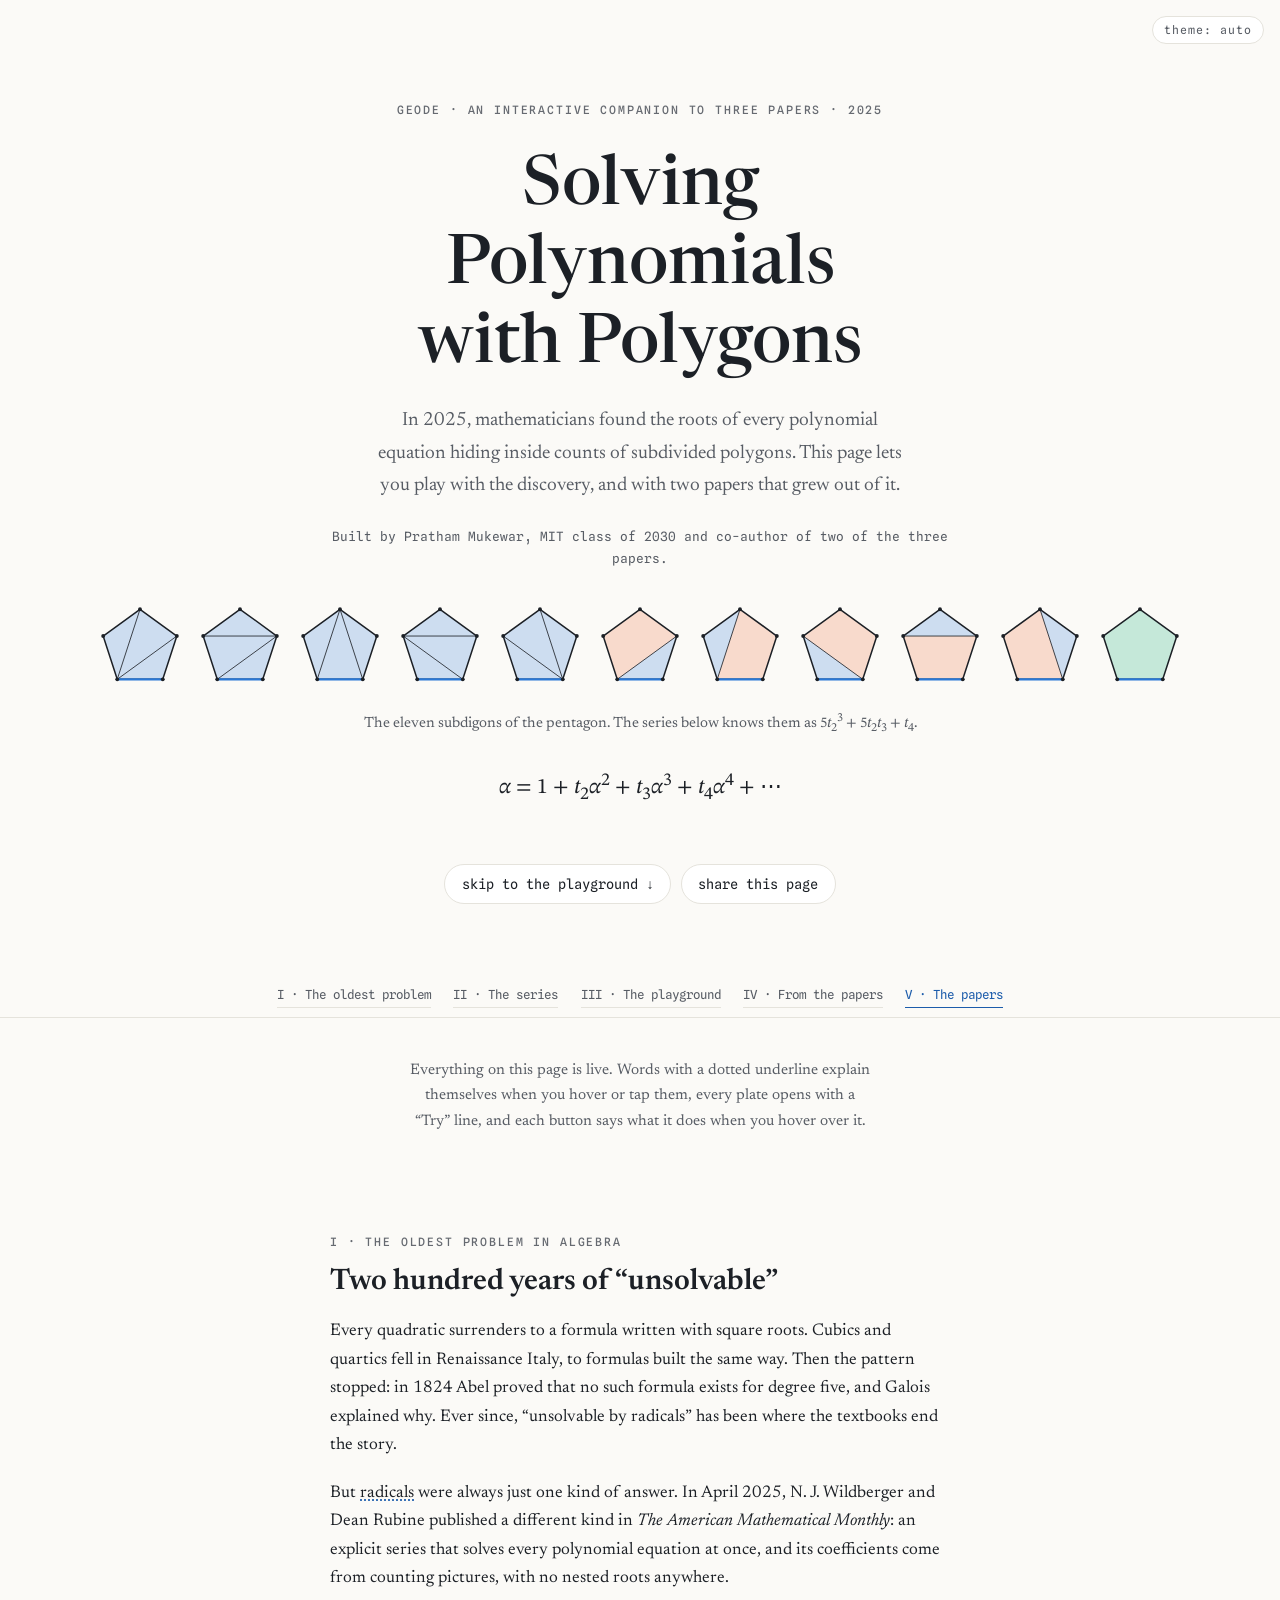
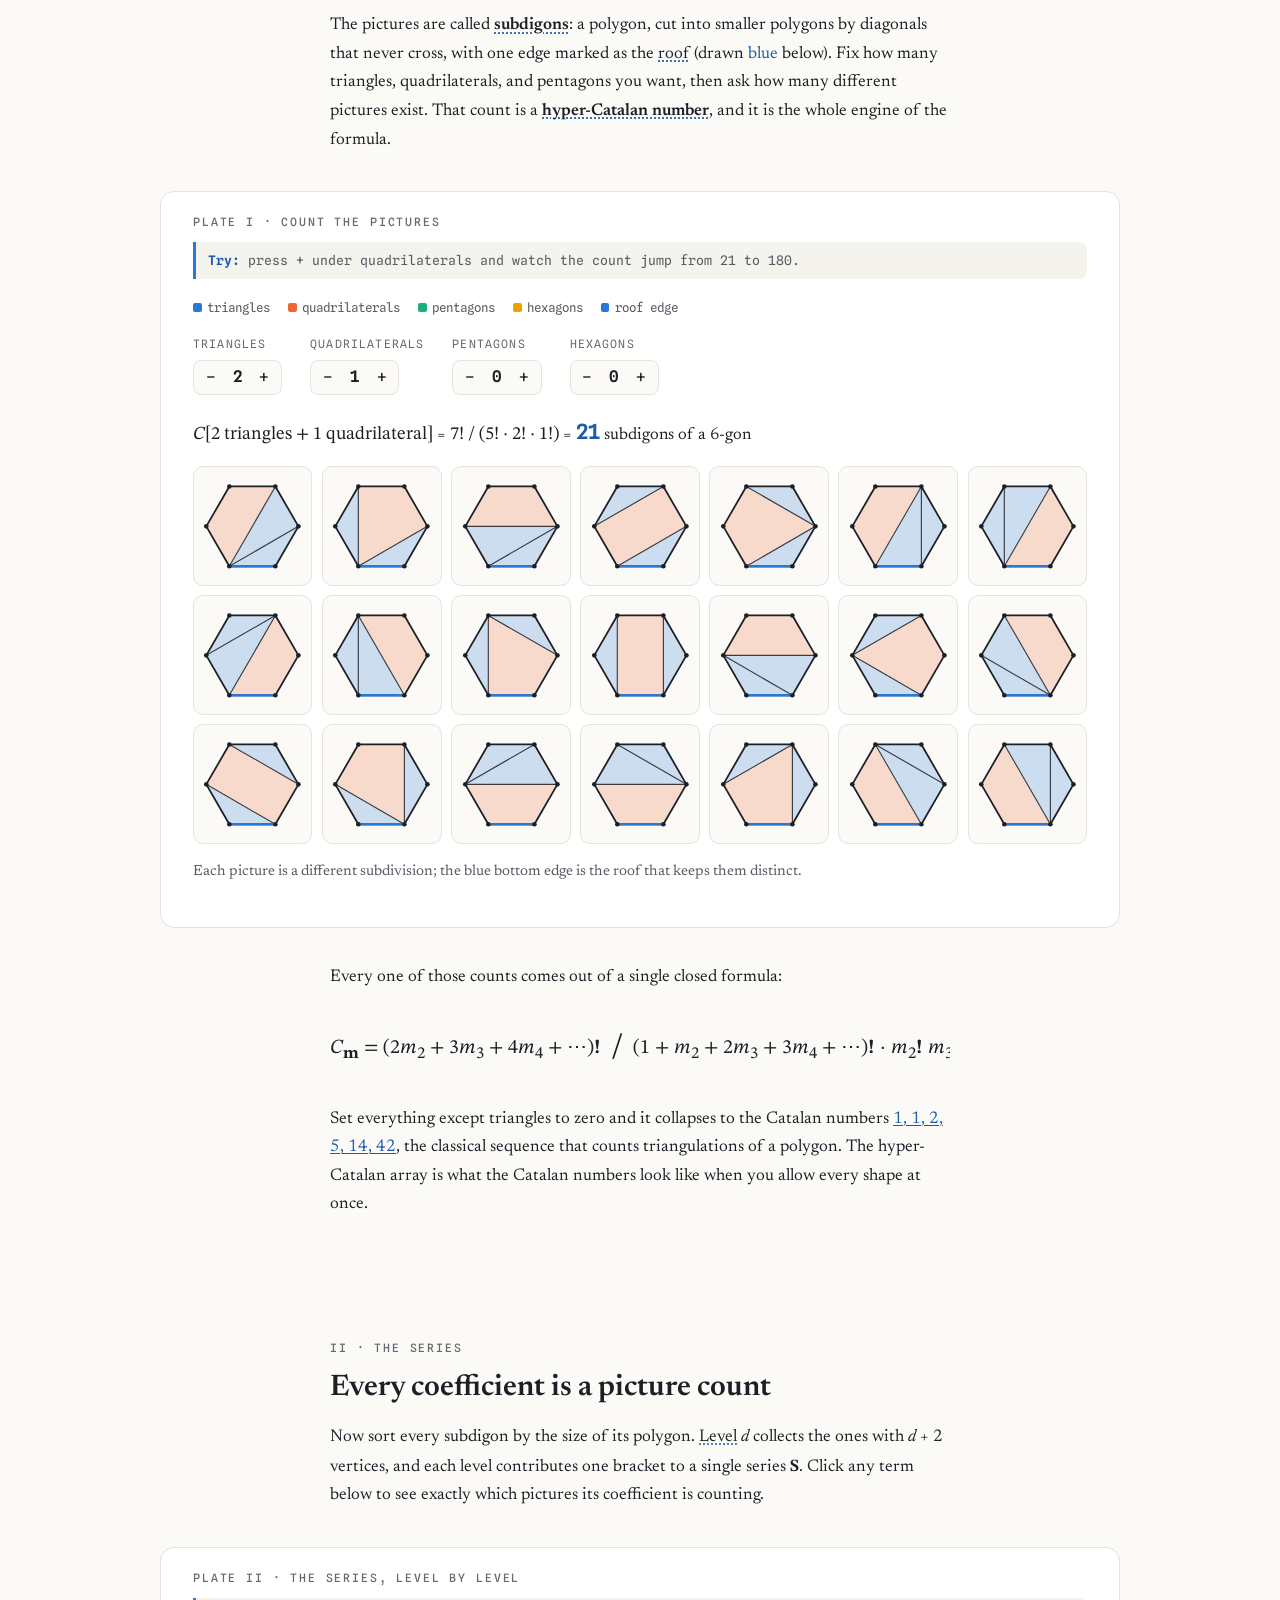
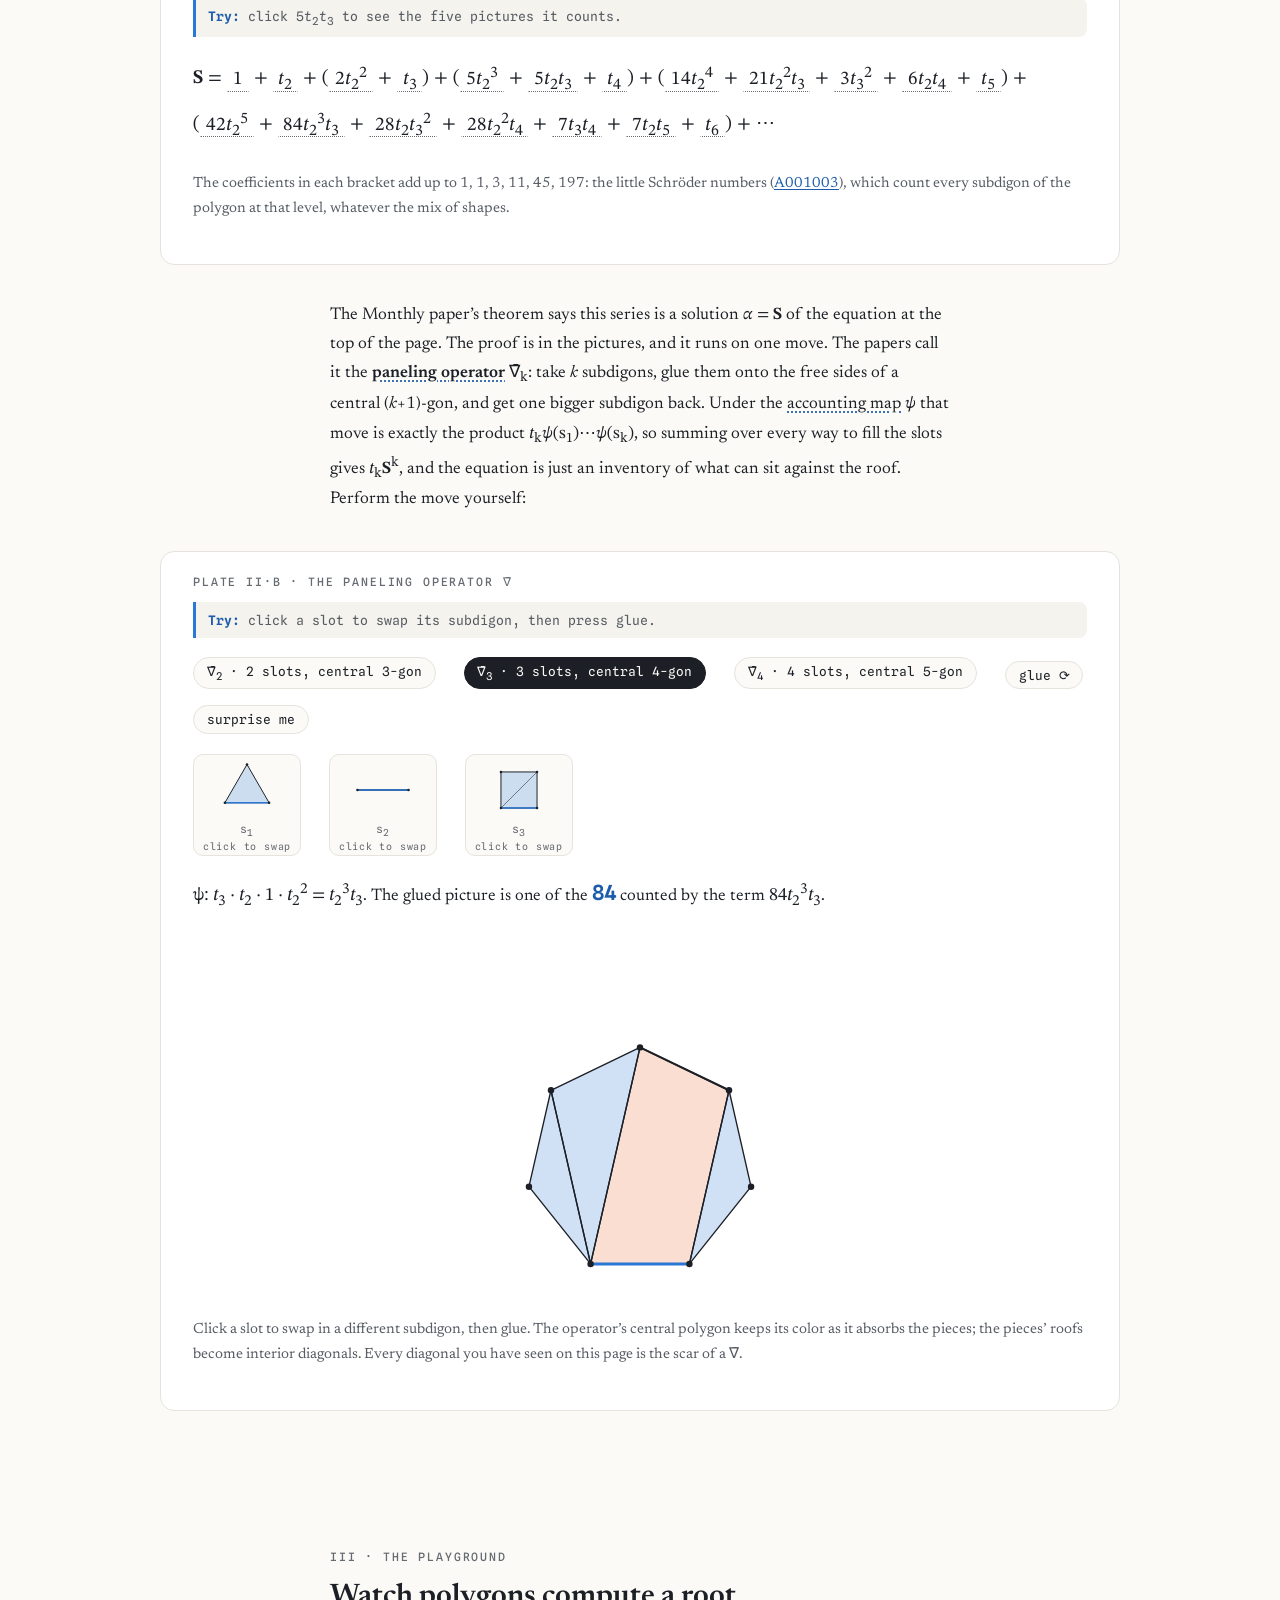
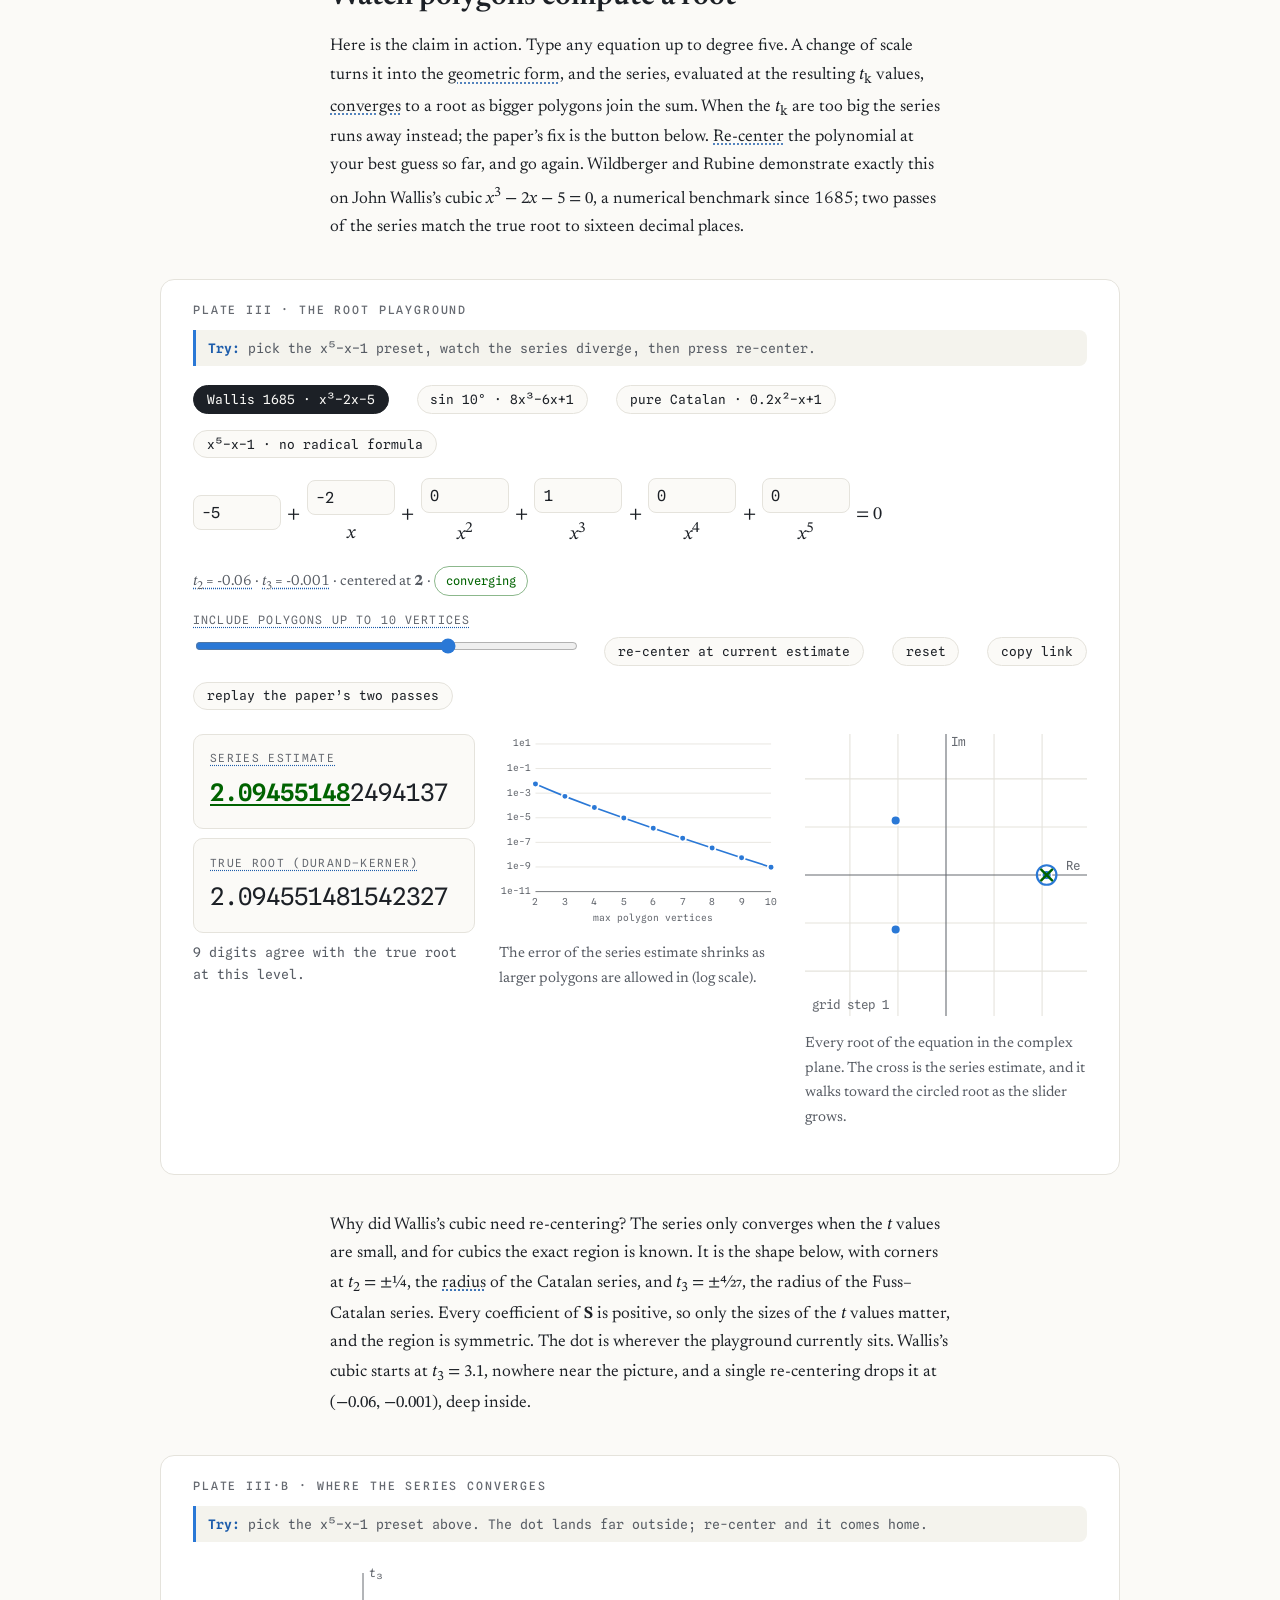
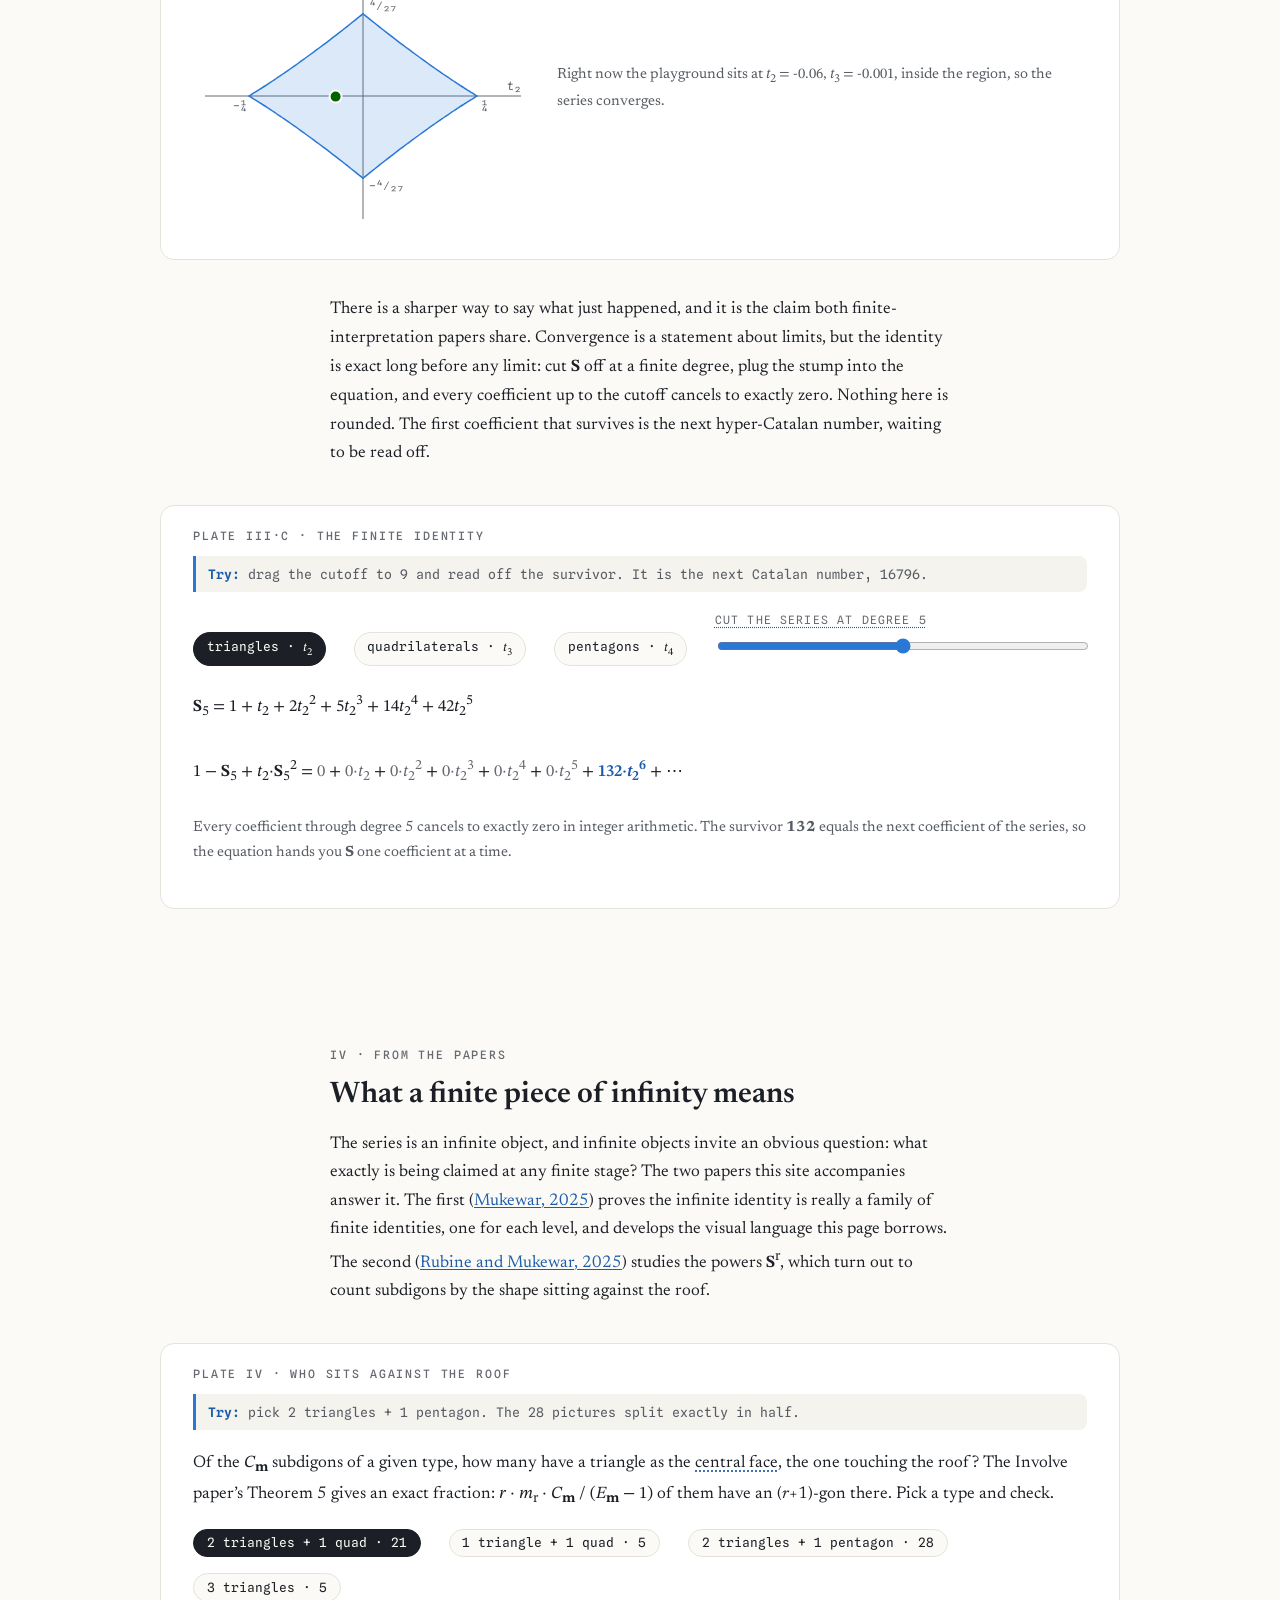
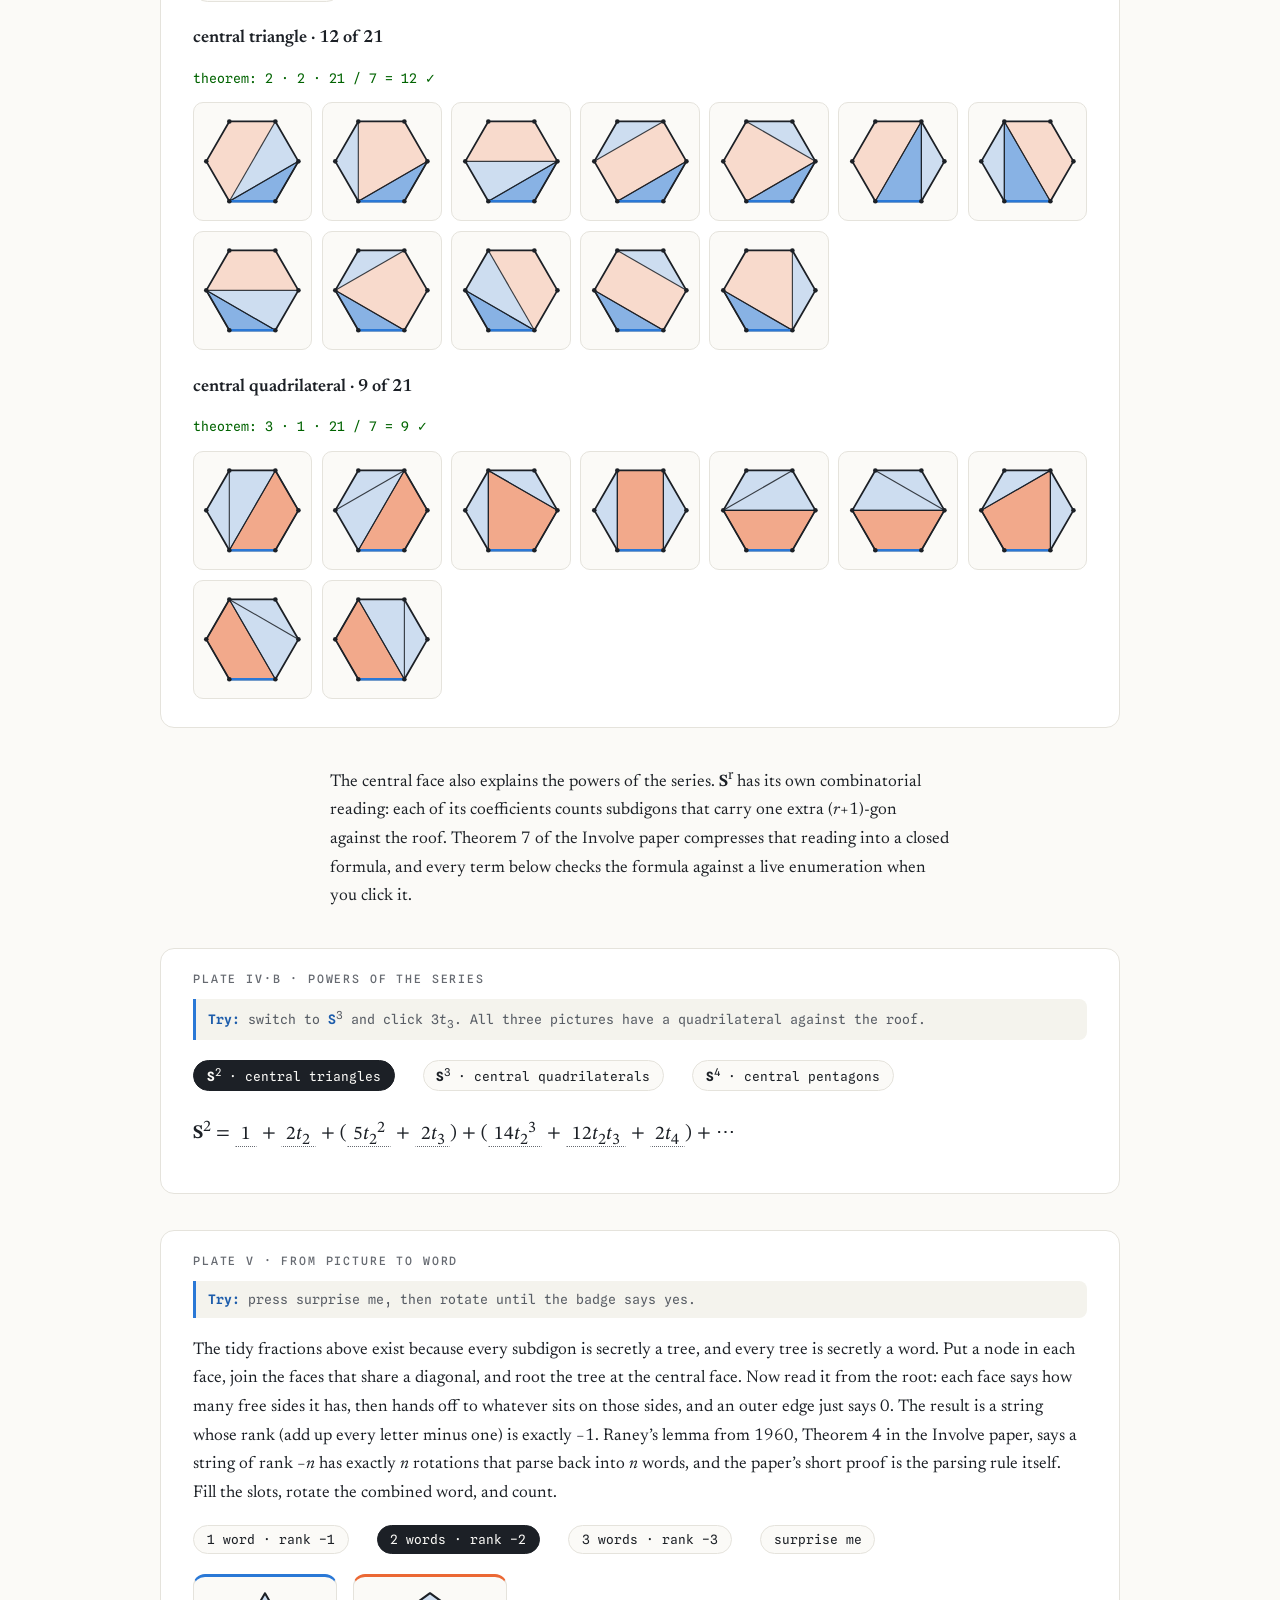
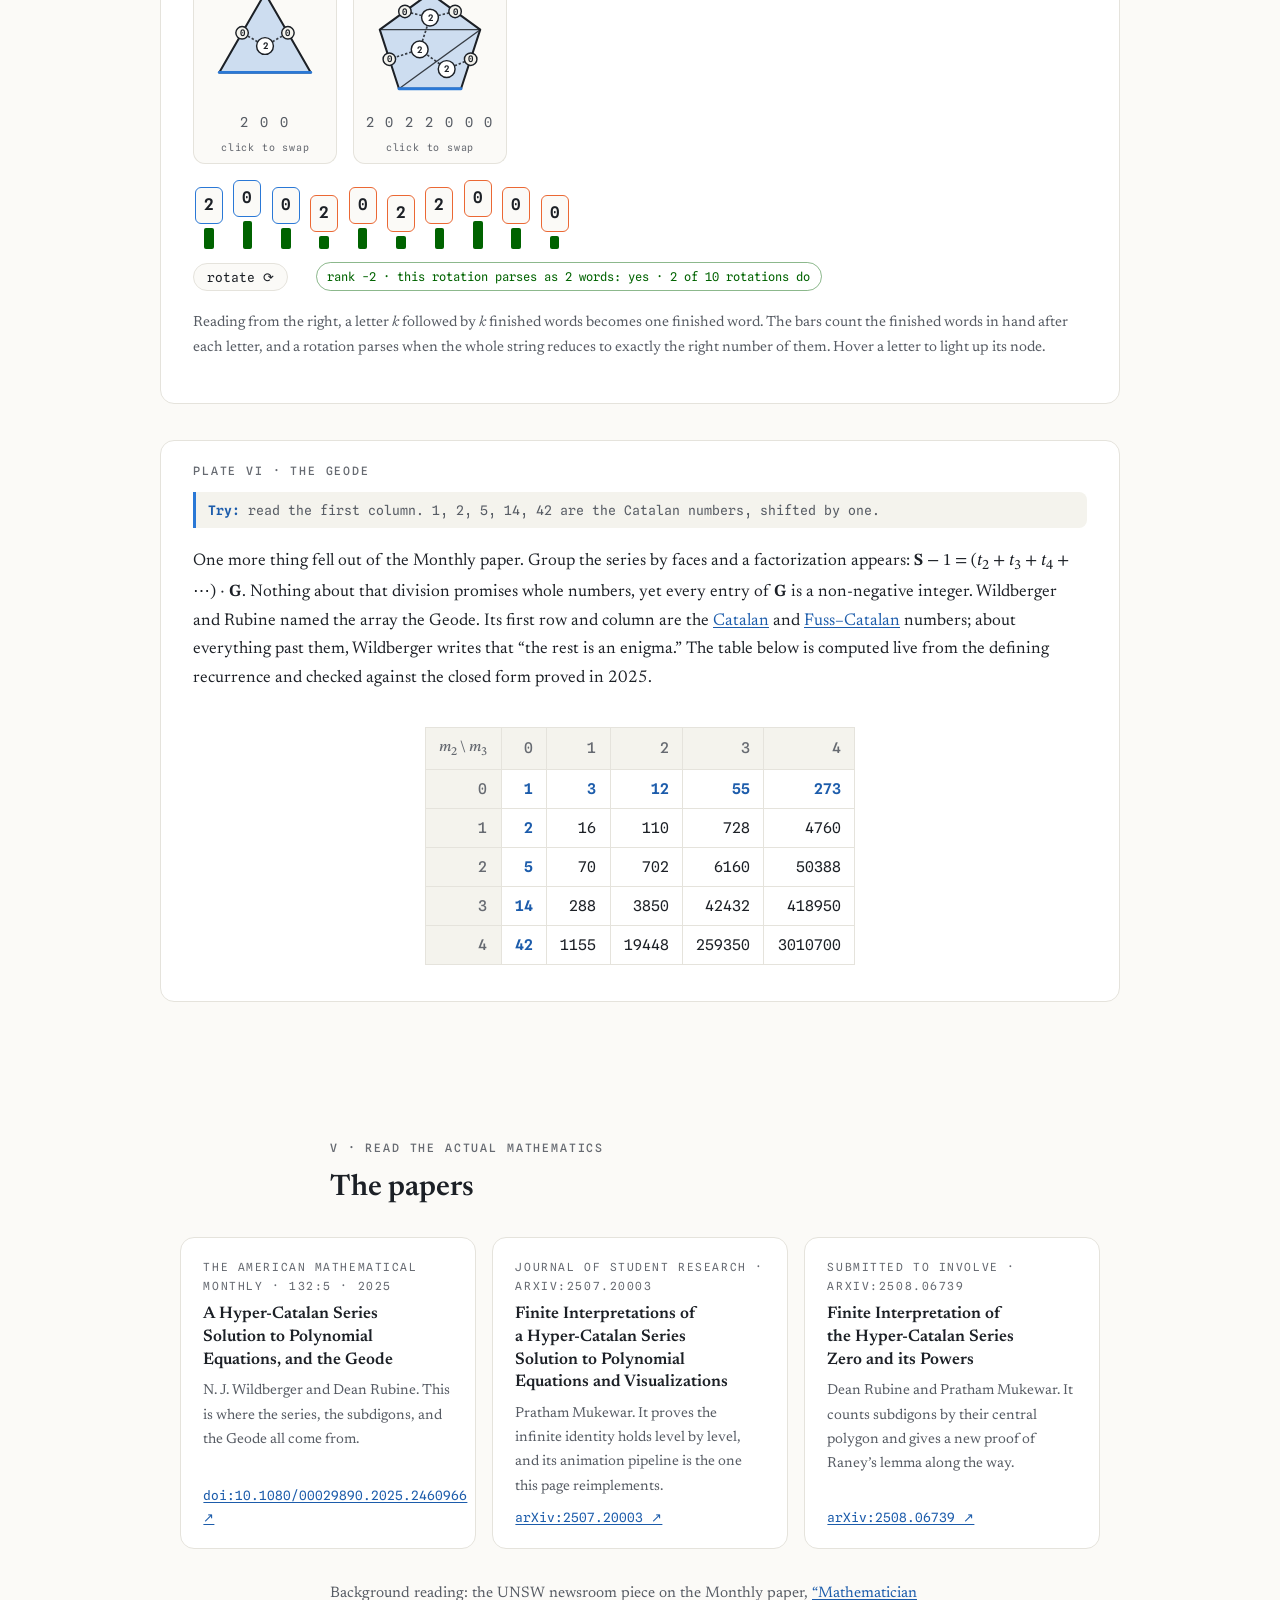
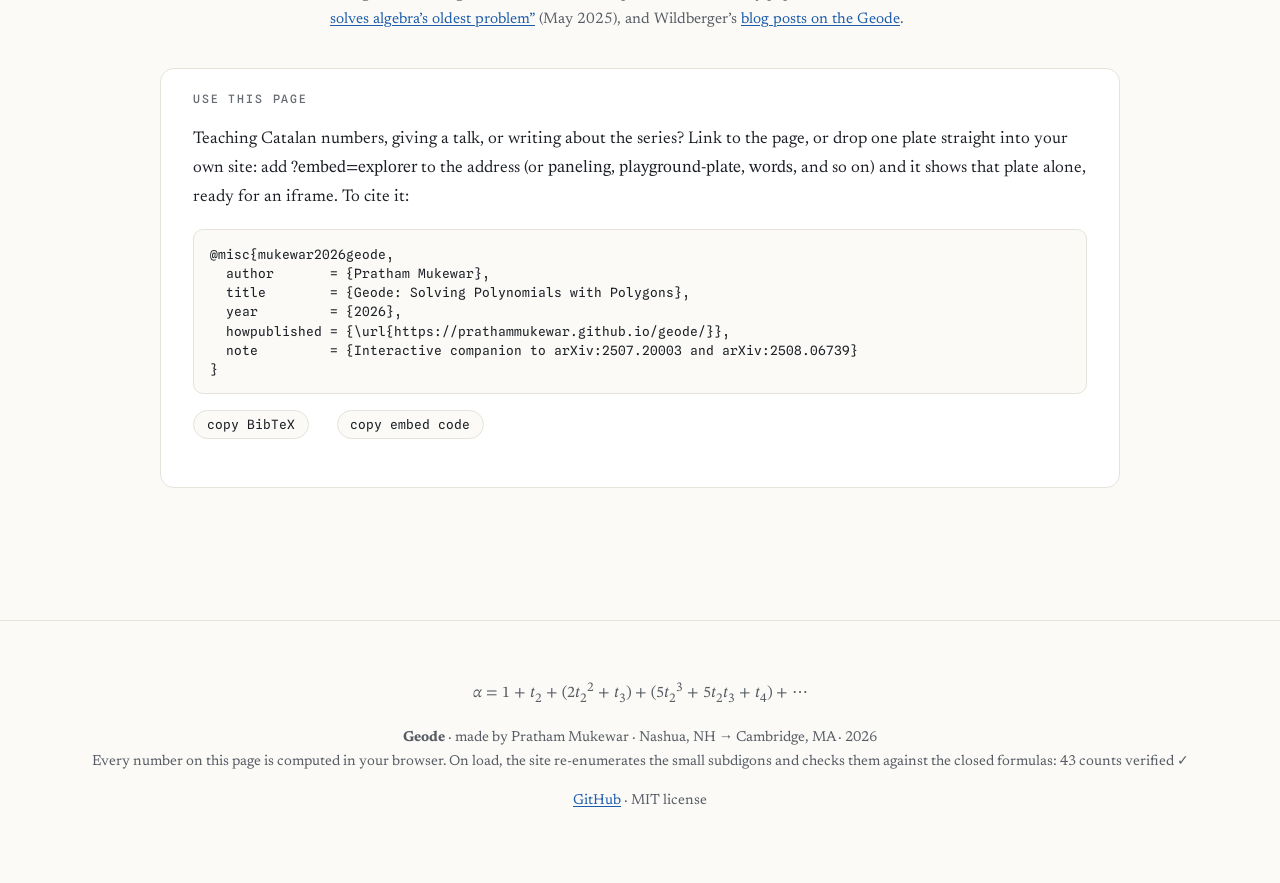
<file: index.html>
<!DOCTYPE html>
<html lang="en">
<head>
<meta charset="utf-8">
<meta name="viewport" content="width=device-width, initial-scale=1">
<title>Solving Polynomials with Polygons</title>
<meta name="description" content="No formula in radicals exists for degree five. This page solves quintics anyway, by counting subdivided polygons. An interactive companion to the hyper-Catalan series papers.">
<link rel="canonical" href="https://prathammukewar.github.io/geode/">
<link rel="icon" href="assets/favicon.svg" type="image/svg+xml">
<link rel="apple-touch-icon" href="assets/apple-touch-icon.png">
<link rel="manifest" href="manifest.webmanifest">
<meta name="theme-color" content="#FBFAF7">
<meta property="og:type" content="website">
<meta property="og:site_name" content="Geode">
<meta property="og:title" content="Solving Polynomials with Polygons">
<meta property="og:description" content="No formula in radicals exists for degree five. This page solves quintics anyway, by counting subdivided polygons. An interactive companion to the hyper-Catalan series papers.">
<meta property="og:url" content="https://prathammukewar.github.io/geode/">
<meta property="og:image" content="https://prathammukewar.github.io/geode/assets/og.png">
<meta property="og:image:width" content="1200">
<meta property="og:image:height" content="630">
<meta property="og:image:alt" content="The title Solving Polynomials with Polygons above the eleven subdivided pentagons">
<meta name="twitter:card" content="summary_large_image">
<meta name="twitter:title" content="Solving Polynomials with Polygons">
<meta name="twitter:description" content="No formula in radicals exists for degree five. This page solves quintics anyway, by counting subdivided polygons. An interactive companion to the hyper-Catalan series papers.">
<meta name="twitter:image" content="https://prathammukewar.github.io/geode/assets/og.png">
<script type="application/ld+json">
{
  "@context": "https://schema.org",
  "@type": "WebSite",
  "name": "Geode",
  "alternateName": "Solving Polynomials with Polygons",
  "url": "https://prathammukewar.github.io/geode/",
  "description": "No formula in radicals exists for degree five. This page solves quintics anyway, by counting subdivided polygons. An interactive companion to the hyper-Catalan series papers.",
  "author": { "@type": "Person", "name": "Pratham Mukewar" },
  "about": ["hyper-Catalan numbers", "Catalan numbers", "polynomial equations", "combinatorics"],
  "citation": [
    { "@type": "ScholarlyArticle", "name": "Finite Interpretations of a Hyper-Catalan Series Solution to Polynomial Equations and Visualizations", "author": { "@type": "Person", "name": "Pratham Mukewar" }, "url": "https://arxiv.org/abs/2507.20003" },
    { "@type": "ScholarlyArticle", "name": "Finite Interpretation of the Hyper-Catalan Series Zero and its Powers", "author": [{ "@type": "Person", "name": "Dean Rubine" }, { "@type": "Person", "name": "Pratham Mukewar" }], "url": "https://arxiv.org/abs/2508.06739" },
    { "@type": "ScholarlyArticle", "name": "A Hyper-Catalan Series Solution to Polynomial Equations, and the Geode", "author": [{ "@type": "Person", "name": "N. J. Wildberger" }, { "@type": "Person", "name": "Dean Rubine" }], "url": "https://doi.org/10.1080/00029890.2025.2460966" }
  ]
}
</script>
<link rel="preconnect" href="https://fonts.googleapis.com">
<link rel="preconnect" href="https://fonts.gstatic.com" crossorigin>
<link rel="stylesheet" href="https://fonts.googleapis.com/css2?family=Newsreader:ital,opsz,wght@0,6..72,400..700;1,6..72,400..700&family=STIX+Two+Text:ital,wght@0,400..700;1,400..700&family=Spline+Sans+Mono:wght@400..600&display=swap">
<link rel="stylesheet" href="css/style.css">
</head>
<body>

<a class="skip-link" href="#contents">skip to contents</a>
<header class="hero">
  <button class="theme-toggle" id="theme-toggle" aria-label="switch color theme" data-tip="Cycle between following your system, light, and dark.">theme: auto</button>
  <div class="prose">
    <p class="eyebrow">Geode · an interactive companion to three papers · 2025</p>
    <h1>Solving Polynomials with Polygons</h1>
    <p class="lede">In 2025, mathematicians found the roots of every polynomial equation
    hiding inside counts of subdivided polygons. This page lets you play with the
    discovery, and with two papers that grew out of it.</p>
    <p class="byline">Built by Pratham Mukewar, MIT class of 2030 and co-author of two of the three papers.</p>
  </div>
  <div class="hero-band" id="hero-band" role="img" aria-label="the eleven subdigons of the pentagon"></div>
  <p class="plate-note" style="text-align:center">The eleven subdigons of the pentagon. The series below knows them as
    <span class="math">5<i>t</i><sub>2</sub><sup>3</sup> + 5<i>t</i><sub>2</sub><i>t</i><sub>3</sub> + <i>t</i><sub>4</sub></span>.</p>
  <div class="display-math hero-eq" tabindex="0"><i>α</i> = 1 + <i>t</i><sub>2</sub><i>α</i><sup>2</sup> + <i>t</i><sub>3</sub><i>α</i><sup>3</sup> + <i>t</i><sub>4</sub><i>α</i><sup>4</sup> + ⋯</div>
  <div class="hero-actions">
    <a class="hero-cta" href="#playground">skip to the playground ↓</a>
    <button class="hero-cta" id="share-btn" data-tip="Send this page to someone, or copy the link.">share this page</button>
  </div>
</header>

<nav class="contents" id="contents" aria-label="contents">
  <a href="#story">I · The oldest problem</a>
  <a href="#series">II · The series</a>
  <a href="#playground">III · The playground</a>
  <a href="#papers-work">IV · From the papers</a>
  <a href="#papers">V · The papers</a>
</nav>

<main id="main">
<p class="howto">Everything on this page is live. Words with a dotted underline explain themselves when you hover or tap them, every plate opens with a “Try” line, and each button says what it does when you hover over it.</p>

<section id="story">
  <div class="prose">
    <p class="eyebrow">I · The oldest problem in algebra</p>
    <h2>Two hundred years of “unsolvable”</h2>
    <p>Every quadratic surrenders to a formula written with square roots. Cubics and
    quartics fell in Renaissance Italy, to formulas built the same way. Then the
    pattern stopped: in 1824 Abel proved that no such formula exists for degree
    five, and Galois explained why. Ever since, “unsolvable by radicals” has been
    where the textbooks end the story.</p>
    <p>But <span class="term-def" data-tip="A radical is a root: a square root, a cube root, and so on. The classical formulas nest them inside each other.">radicals</span> were always just one kind of answer. In April 2025,
    N.&nbsp;J.&nbsp;Wildberger and Dean Rubine published a different kind in
    <i>The American Mathematical Monthly</i>: an explicit series that solves every
    polynomial equation at once, and its coefficients come from counting pictures,
    with no nested roots anywhere.</p>
    <p>The pictures are called <strong><span class="term-def" data-tip="A polygon cut into smaller polygons by diagonals that never cross, with one edge chosen as the roof.">subdigons</span></strong>: a polygon, cut into smaller
    polygons by diagonals that never cross, with one edge marked as the <span class="term-def" data-tip="The bottom edge, drawn in blue. It pins the picture down, so rotations and reflections count as different subdigons.">roof</span>
    (drawn <span style="color:var(--link)">blue</span> below). Fix how many triangles,
    quadrilaterals, and pentagons you want, then ask how many different pictures
    exist. That count is a <strong><span class="term-def" data-tip="The number of subdigons with a given mix of triangles, quadrilaterals, pentagons, and so on. The Catalan numbers are the triangles-only case.">hyper-Catalan number</span></strong>, and it is the whole
    engine of the formula.</p>
  </div>

  <div class="plate" id="explorer">
    <h3 class="plate-title">Plate I · Count the pictures</h3>
    <p class="try"><b>Try:</b> press + under quadrilaterals and watch the count jump from 21 to 180.</p>
    <div class="face-key" id="face-key"></div>
    <div class="controls" id="explorer-controls"></div>
    <p class="count-line" id="explorer-count" aria-live="polite"></p>
    <div class="gallery" id="explorer-gallery"></div>
    <p class="plate-note" id="explorer-note"></p>
  </div>

  <div class="prose">
    <p>Every one of those counts comes out of a single closed formula:</p>
    <div class="display-math" tabindex="0">
      <i>C</i><sub><b>m</b></sub> =
      <span class="frac">(2<i>m</i><sub>2</sub> + 3<i>m</i><sub>3</sub> + 4<i>m</i><sub>4</sub> + ⋯)<b>!</b></span>
      <big>/</big>
      <span class="frac">(1 + <i>m</i><sub>2</sub> + 2<i>m</i><sub>3</sub> + 3<i>m</i><sub>4</sub> + ⋯)<b>!</b> · <i>m</i><sub>2</sub><b>!</b> <i>m</i><sub>3</sub><b>!</b> <i>m</i><sub>4</sub><b>!</b> ⋯</span>
    </div>
    <p>Set everything except triangles to zero and it collapses to the Catalan
    numbers <a href="https://oeis.org/A000108" aria-label="the Catalan numbers on the OEIS">1, 1, 2, 5, 14, 42</a>, the
    classical sequence that counts triangulations of a polygon. The hyper-Catalan array is what the Catalan numbers look like
    when you allow every shape at once.</p>
  </div>
</section>

<section id="series">
  <div class="prose">
    <p class="eyebrow">II · The series</p>
    <h2>Every coefficient is a picture count</h2>
    <p>Now sort every subdigon by the size of its polygon. <span class="term-def" data-tip="Subdigons are grouped by the size of their polygon. Level d holds the ones with d + 2 vertices.">Level</span> <i>d</i> collects
    the ones with <i>d</i> + 2 vertices, and each level contributes one bracket to
    a single series <span class="math"><b>S</b></span>. Click any term below to see
    exactly which pictures its coefficient is counting.</p>
  </div>
  <div class="plate" id="series-plate">
    <h3 class="plate-title">Plate II · The series, level by level</h3>
    <p class="try"><b>Try:</b> click 5<i>t</i><sub>2</sub><i>t</i><sub>3</sub> to see the five pictures it counts.</p>
    <div class="series-line" id="series-line"></div>
    <p class="plate-note" id="series-totals"></p>
    <div class="term-detail" id="term-detail" hidden></div>
  </div>
  <div class="prose">
    <p>The Monthly paper’s theorem says this series is a solution
    <span class="math"><i>α</i> = <b>S</b></span> of the equation at the top of the
    page. The proof is in the pictures, and it runs on one move. The papers call
    it the <strong><span class="term-def" data-tip="The gluing move from the papers. It attaches k subdigons to the free sides of a central polygon and returns one bigger subdigon.">paneling operator</span></strong> <span class="math">∇̄<sub>k</sub></span>:
    take <i>k</i> subdigons, glue them onto the free sides of a central
    (<i>k</i>+1)-gon, and get one bigger subdigon back. Under the <span class="term-def" data-tip="ψ turns a picture into the monomial t₂ to the number of triangles times t₃ to the number of quadrilaterals and so on, so counting pictures becomes algebra.">accounting map</span>
    <span class="math"><i>ψ</i></span> that move is exactly the product
    <span class="math"><i>t</i><sub>k</sub><i>ψ</i>(s<sub>1</sub>)⋯<i>ψ</i>(s<sub>k</sub>)</span>,
    so summing over every way to fill the slots gives
    <span class="math"><i>t</i><sub>k</sub><b>S</b><sup>k</sup></span>, and the
    equation is just an inventory of what can sit against the roof. Perform the
    move yourself:</p>
  </div>

  <div class="plate" id="paneling">
    <h3 class="plate-title">Plate II·b · The paneling operator ∇̄</h3>
    <p class="try"><b>Try:</b> click a slot to swap its subdigon, then press glue.</p>
    <div class="controls" id="pan-controls"></div>
    <div class="controls" id="pan-slots" aria-label="operator slots"></div>
    <p class="count-line" id="pan-psi" aria-live="polite"></p>
    <div class="pan-stage" id="pan-stage"></div>
    <p class="plate-note">Click a slot to swap in a different subdigon, then glue.
    The operator’s central polygon keeps its color as it absorbs the pieces; the
    pieces’ roofs become interior diagonals. Every diagonal you have seen on this
    page is the scar of a ∇̄.</p>
  </div>
</section>

<section id="playground">
  <div class="prose">
    <p class="eyebrow">III · The playground</p>
    <h2>Watch polygons compute a root</h2>
    <p>Here is the claim in action. Type any equation up to degree five. A change
    of scale turns it into the <span class="term-def" data-tip="The equation rescaled so its constant term is 1 and its linear coefficient is −1. The t values are what is left of the other coefficients.">geometric form</span>, and the series, evaluated at the
    resulting <span class="math"><i>t</i><sub>k</sub></span> values, <span class="term-def" data-tip="The running total settles on one number as more terms are added. When it blows up instead, the series diverges and the picture cannot be trusted.">converges</span> to a
    root as bigger polygons join the sum. When the
    <span class="math"><i>t</i><sub>k</sub></span> are too big the series runs away
    instead; the paper’s fix is the button below. <span class="term-def" data-tip="Rewrite the equation in terms of y = x − a for a good guess a. The t values shrink and the series works again.">Re-center</span> the polynomial at your
    best guess so far, and go again. Wildberger and Rubine demonstrate exactly
    this on John Wallis’s cubic <span class="math"><i>x</i><sup>3</sup> − 2<i>x</i> − 5 = 0</span>,
    a numerical benchmark since 1685; two passes of the series match the true root
    to sixteen decimal places.</p>
  </div>
  <div class="plate" id="playground-plate">
    <h3 class="plate-title">Plate III · The root playground</h3>
    <p class="try"><b>Try:</b> pick the x⁵−x−1 preset, watch the series diverge, then press re-center.</p>
    <div class="controls" id="presets"></div>
    <div class="poly-inputs" id="poly-inputs"></div>
    <p class="plate-note" id="t-readout"></p>
    <div class="controls" style="margin-top:0.75rem">
      <div class="control" style="flex:1;min-width:220px">
        <label for="level-slider" class="term-def" data-tip="More vertices means more terms of the series. Each step adds every subdigon of that size to the sum.">include polygons up to <span id="level-label"></span> vertices</label>
        <input type="range" id="level-slider" min="2" max="14" value="10">
      </div>
      <button class="action" id="recenter" data-tip="Shift the equation so its center is the current estimate, then run the series again. This is the bootstrap step from the paper.">re-center at current estimate</button>
      <button class="action" id="reset-center" data-tip="Go back to the starting center for this equation.">reset</button>
      <button class="action" id="copy-link" data-tip="Copy a URL that reproduces this exact equation, center, and slider setting.">copy link</button>
      <button class="action" id="two-pass" data-tip="Load Wallis’s cubic at center 2, run the series, re-center, and run it once more, exactly as the Monthly paper does.">replay the paper’s two passes</button>
    </div>
    <div class="playground-grid">
      <div>
        <div class="digits" id="digits-series" tabindex="0"><span class="label term-def" data-tip="The center plus the scaled series total, using every polygon up to the size on the slider.">series estimate</span><span class="val"></span></div>
        <div style="height:0.6rem"></div>
        <div class="digits" id="digits-root" tabindex="0"><span class="label term-def" data-tip="Durand–Kerner is an ordinary numerical root finder. It is only the answer key here.">true root (Durand–Kerner)</span><span class="val"></span></div>
        <p class="digit-status" id="digit-status" aria-live="polite"></p>
      </div>
      <div>
        <div class="chart-wrap" id="err-chart"></div>
        <p class="plate-note" id="chart-note">The error of the series estimate shrinks as larger polygons are allowed in (log scale).</p>
      </div>
      <div>
        <div class="chart-wrap" id="roots-plane"></div>
        <p class="plate-note">Every root of the equation in the complex plane. The cross is the
        series estimate, and it walks toward the circled root as the slider grows.</p>
      </div>
    </div>
  </div>

  <div class="prose">
    <p>Why did Wallis’s cubic need re-centering? The series only converges when
    the <span class="math"><i>t</i></span> values are small, and for cubics the
    exact region is known. It is the shape below, with corners at
    <span class="math"><i>t</i><sub>2</sub> = ±¼</span>, the <span class="term-def" data-tip="The largest size of t for which the series still converges.">radius</span> of the Catalan
    series, and <span class="math"><i>t</i><sub>3</sub> = ±4⁄27</span>, the radius
    of the Fuss–Catalan series. Every coefficient of
    <span class="math"><b>S</b></span> is positive, so only the sizes of the
    <span class="math"><i>t</i></span> values matter, and the region is symmetric.
    The dot is wherever the playground currently sits. Wallis’s cubic starts at
    <span class="math"><i>t</i><sub>3</sub> = 3.1</span>, nowhere near the picture,
    and a single re-centering drops it at
    <span class="math">(−0.06, −0.001)</span>, deep inside.</p>
  </div>
  <div class="plate" id="region">
    <h3 class="plate-title">Plate III·b · Where the series converges</h3>
    <p class="try"><b>Try:</b> pick the x⁵−x−1 preset above. The dot lands far outside; re-center and it comes home.</p>
    <div class="region-row">
      <div class="chart-wrap" id="region-plot"></div>
      <p class="plate-note" id="region-note" aria-live="polite"></p>
    </div>
  </div>

  <div class="prose">
    <p>There is a sharper way to say what just happened, and it is the claim both
    finite-interpretation papers share. Convergence is a statement about limits,
    but the identity is exact long before any limit: cut
    <span class="math"><b>S</b></span> off at a finite degree, plug the stump into
    the equation, and every coefficient up to the cutoff cancels to exactly zero.
    Nothing here is rounded. The first coefficient that survives is the next
    hyper-Catalan number, waiting to be read off.</p>
  </div>
  <div class="plate" id="identity">
    <h3 class="plate-title">Plate III·c · The finite identity</h3>
    <p class="try"><b>Try:</b> drag the cutoff to 9 and read off the survivor. It is the next Catalan number, 16796.</p>
    <div class="controls" id="fid-controls"></div>
    <p class="series-line" id="fid-series" style="font-size:1.05rem" tabindex="0"></p>
    <p class="series-line" id="fid-residual" style="font-size:1.05rem" tabindex="0"></p>
    <p class="plate-note" id="fid-note" aria-live="polite"></p>
  </div>
</section>

<section id="papers-work">
  <div class="prose">
    <p class="eyebrow">IV · From the papers</p>
    <h2>What a finite piece of infinity means</h2>
    <p>The series is an infinite object, and infinite objects invite an obvious
    question: what exactly is being claimed at any finite stage? The two papers
    this site accompanies answer it. The first
    (<a href="https://arxiv.org/abs/2507.20003">Mukewar, 2025</a>) proves the
    infinite identity is really a family of finite identities, one for each level,
    and develops the visual language this page borrows. The second
    (<a href="https://arxiv.org/abs/2508.06739">Rubine and Mukewar, 2025</a>)
    studies the powers <span class="math"><b>S</b><sup>r</sup></span>, which turn
    out to count subdigons by the shape sitting against the roof.</p>
  </div>

  <div class="plate" id="central">
    <h3 class="plate-title">Plate IV · Who sits against the roof</h3>
    <p class="try"><b>Try:</b> pick 2 triangles + 1 pentagon. The 28 pictures split exactly in half.</p>
    <p style="margin-top:0">Of the <span class="math"><i>C</i><sub><b>m</b></sub></span> subdigons of a
    given type, how many have a triangle as the <span class="term-def" data-tip="The face that touches the roof edge.">central face</span>, the one touching the
    roof? The Involve paper’s Theorem 5 gives an exact fraction:
    <span class="math"><i>r</i> · <i>m</i><sub>r</sub> · <i>C</i><sub><b>m</b></sub> / (<i>E</i><sub><b>m</b></sub> − 1)</span>
    of them have an (<i>r</i>+1)-gon there. Pick a type and check.</p>
    <div class="controls" id="central-controls"></div>
    <div id="central-groups"></div>
  </div>

  <div class="prose">
    <p>The central face also explains the powers of the series.
    <span class="math"><b>S</b><sup>r</sup></span> has its own combinatorial
    reading: each of its coefficients counts subdigons that carry one extra
    (<i>r</i>+1)-gon against the roof. Theorem 7 of the Involve paper compresses
    that reading into a closed formula, and every term below checks the formula
    against a live enumeration when you click it.</p>
  </div>
  <div class="plate" id="powers">
    <h3 class="plate-title">Plate IV·b · Powers of the series</h3>
    <p class="try"><b>Try:</b> switch to <b>S</b><sup>3</sup> and click 3<i>t</i><sub>3</sub>. All three pictures have a quadrilateral against the roof.</p>
    <div class="controls" id="pow-controls"></div>
    <div class="series-line" id="pow-line"></div>
    <div class="term-detail" id="pow-detail" hidden></div>
  </div>

  <div class="plate" id="words">
    <h3 class="plate-title">Plate V · From picture to word</h3>
    <p class="try"><b>Try:</b> press surprise me, then rotate until the badge says yes.</p>
    <p style="margin-top:0">The tidy fractions above exist because every subdigon
    is secretly a tree, and every tree is secretly a word. Put a node in each
    face, join the faces that share a diagonal, and root the tree at the central
    face. Now read it from the root: each face says how many free sides it has,
    then hands off to whatever sits on those sides, and an outer edge just says 0.
    The result is a string whose rank (add up every letter minus one) is exactly
    −1. Raney’s lemma from 1960, Theorem 4 in the Involve paper, says a string of
    rank −<i>n</i> has exactly <i>n</i> rotations that parse back into
    <i>n</i> words, and the paper’s short proof is the parsing rule itself. Fill
    the slots, rotate the combined word, and count.</p>
    <div class="controls" id="wv-controls"></div>
    <div class="word-slots" id="wv-slots"></div>
    <div class="word-line" id="wv-word" aria-label="the combined word, current rotation"></div>
    <div class="controls" style="margin-top:0.8rem">
      <button class="action" id="wv-rotate" data-tip="Move the first letter to the end and parse again.">rotate ⟳</button>
      <span class="badge" id="wv-badge" aria-live="polite"></span>
    </div>
    <p class="plate-note">Reading from the right, a letter <i>k</i> followed by
    <i>k</i> finished words becomes one finished word. The bars count the finished
    words in hand after each letter, and a rotation parses when the whole string
    reduces to exactly the right number of them. Hover a letter to light up its
    node.</p>
  </div>

  <div class="plate" id="geode">
    <h3 class="plate-title">Plate VI · The Geode</h3>
    <p class="try"><b>Try:</b> read the first column. 1, 2, 5, 14, 42 are the Catalan numbers, shifted by one.</p>
    <p style="margin-top:0">One more thing fell out of the Monthly paper. Group the
    series by faces and a factorization appears:
    <span class="math"><b>S</b> − 1 = (<i>t</i><sub>2</sub> + <i>t</i><sub>3</sub> + <i>t</i><sub>4</sub> + ⋯) · <b>G</b></span>.
    Nothing about that division promises whole numbers, yet every entry of
    <span class="math"><b>G</b></span> is a non-negative integer. Wildberger and
    Rubine named the array the Geode. Its first row and column are the
    <a href="https://oeis.org/A000108">Catalan</a> and
    <a href="https://oeis.org/A001764">Fuss–Catalan</a> numbers; about everything
    past them, Wildberger writes that
    “the rest is an enigma.” The table below is computed live from the defining
    recurrence and checked against the closed form proved in 2025.</p>
    <div style="overflow-x:auto" tabindex="0" role="region" aria-label="the Geode table"><table class="geode-table" id="geode-table"></table></div>
  </div>
</section>

<section id="papers">
  <div class="prose">
    <p class="eyebrow">V · Read the actual mathematics</p>
    <h2>The papers</h2>
  </div>
  <div class="paper-cards">
    <div class="paper-card">
      <span class="venue">The American Mathematical Monthly · 132:5 · 2025</span>
      <h3>A Hyper-Catalan Series Solution to Polynomial Equations, and the Geode</h3>
      <p>N. J. Wildberger and Dean Rubine. This is where the series, the subdigons,
      and the Geode all come from.</p>
      <a href="https://doi.org/10.1080/00029890.2025.2460966">doi:10.1080/00029890.2025.2460966 ↗</a>
    </div>
    <div class="paper-card">
      <span class="venue">Journal of Student Research · arXiv:2507.20003</span>
      <h3>Finite Interpretations of a Hyper-Catalan Series Solution to Polynomial Equations and Visualizations</h3>
      <p>Pratham Mukewar. It proves the infinite identity holds level by level, and
      its animation pipeline is the one this page reimplements.</p>
      <a href="https://arxiv.org/abs/2507.20003">arXiv:2507.20003 ↗</a>
    </div>
    <div class="paper-card">
      <span class="venue">Submitted to Involve · arXiv:2508.06739</span>
      <h3>Finite Interpretation of the Hyper-Catalan Series Zero and its Powers</h3>
      <p>Dean Rubine and Pratham Mukewar. It counts subdigons by their central
      polygon and gives a new proof of Raney’s lemma along the way.</p>
      <a href="https://arxiv.org/abs/2508.06739">arXiv:2508.06739 ↗</a>
    </div>
  </div>
  <div class="prose">
    <p style="font-size:0.95rem;color:var(--ink-2)">Background reading: the UNSW
    newsroom piece on the Monthly paper,
    <a href="https://www.unsw.edu.au/newsroom/news/2025/05/mathematician-solves-algebras-oldest-problem-using-intriguing-new-number-sequences">“Mathematician solves algebra’s oldest problem”</a> (May 2025),
    and Wildberger’s <a href="https://njwildberger.com/tag/geode/">blog posts on the Geode</a>.</p>
  </div>
  <div class="plate" id="cite">
    <h3 class="plate-title">Use this page</h3>
    <p style="margin-top:0">Teaching Catalan numbers, giving a talk, or writing about the series?
    Link to the page, or drop one plate straight into your own site: add
    <span class="math">?embed=explorer</span> to the address (or
    <span class="math">paneling</span>, <span class="math">playground-plate</span>,
    <span class="math">words</span>, and so on) and it shows that plate alone, ready
    for an iframe. To cite it:</p>
    <pre class="bibtex" id="bibtex" tabindex="0">@misc{mukewar2026geode,
  author       = {Pratham Mukewar},
  title        = {Geode: Solving Polynomials with Polygons},
  year         = {2026},
  howpublished = {\url{https://prathammukewar.github.io/geode/}},
  note         = {Interactive companion to arXiv:2507.20003 and arXiv:2508.06739}
}</pre>
    <div class="controls">
      <button class="action" id="copy-bibtex" data-tip="Copy the BibTeX entry.">copy BibTeX</button>
      <button class="action" id="copy-embed" data-tip="Copy an iframe that embeds the subdigon explorer.">copy embed code</button>
    </div>
  </div>
</section>

</main>

<footer>
  <p class="math"><i>α</i> = 1 + <i>t</i><sub>2</sub> + (2<i>t</i><sub>2</sub><sup>2</sup> + <i>t</i><sub>3</sub>) + (5<i>t</i><sub>2</sub><sup>3</sup> + 5<i>t</i><sub>2</sub><i>t</i><sub>3</sub> + <i>t</i><sub>4</sub>) + ⋯</p>
  <p><strong>Geode</strong> · made by Pratham Mukewar · Nashua, NH → Cambridge, MA · 2026<br>
  Every number on this page is computed in your browser. On load, the site
  re-enumerates the small subdigons and checks them against the closed formulas:
  <span id="self-check">running self-check…</span></p>
  <p><a href="https://github.com/prathammukewar/geode">GitHub</a> · MIT license</p>
</footer>

<script type="module" src="js/app.js"></script>
</body>
</html>
</file>
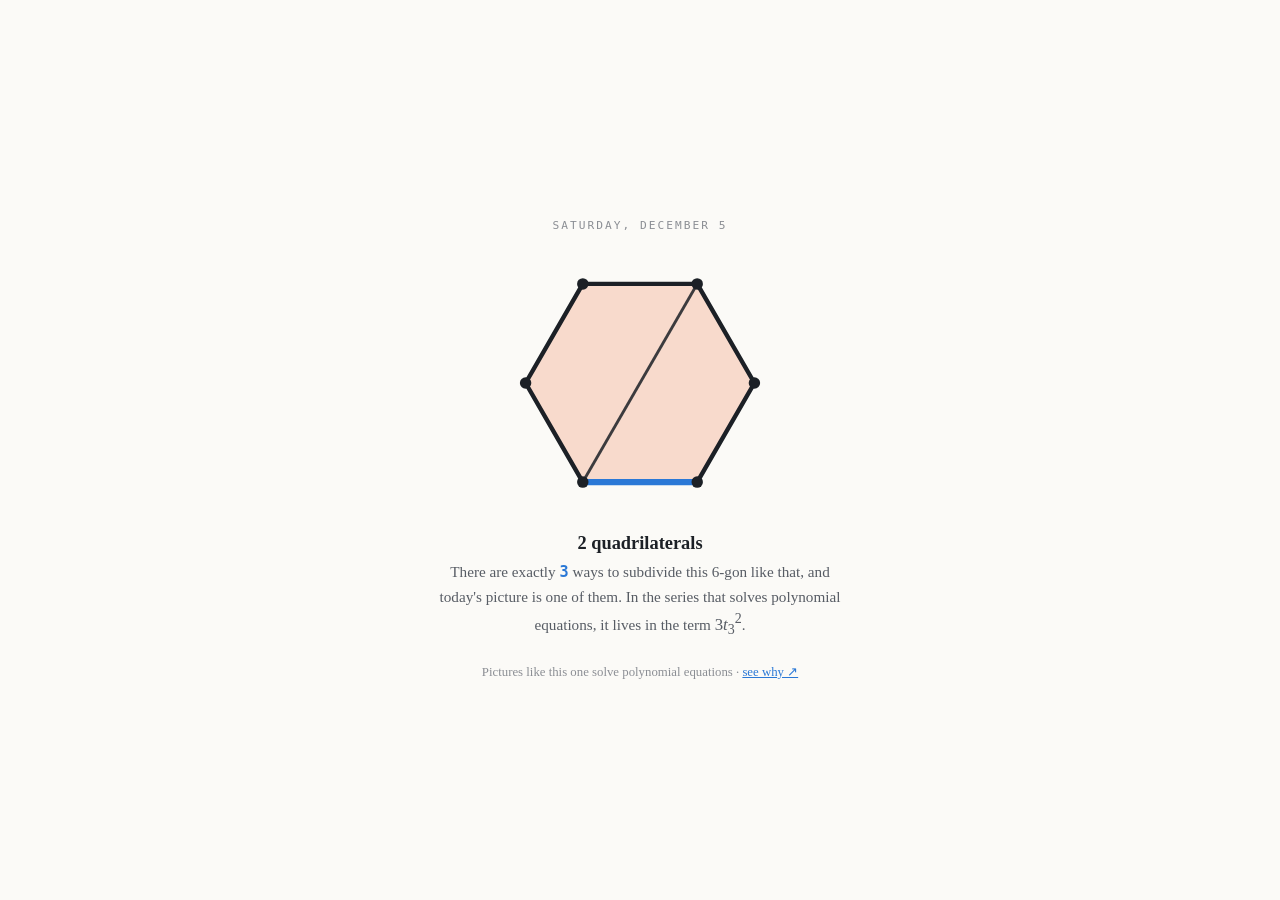
<file: extension/newtab.html>
<!DOCTYPE html>
<html lang="en">
<head>
<meta charset="utf-8">
<meta name="viewport" content="width=device-width, initial-scale=1">
<title>Subdigon of the Day</title>
<style>
:root {
  --paper: #FBFAF7; --plate: #FFFFFF; --ink: #1C2026; --ink-2: #575C64;
  --muted: #8B8E94; --hairline: #E5E3DC; --accent: #2a78d6;
  --f3: #2a78d6; --f4: #eb6834; --f5: #1baf7a; --f6: #eda100; --f7: #e87ba4;
}
@media (prefers-color-scheme: dark) {
  :root {
    --paper: #14171C; --plate: #1B1F26; --ink: #E9E7E1; --ink-2: #B4B8BF;
    --muted: #878B92; --hairline: #2A2F37; --accent: #3987e5;
    --f3: #3987e5; --f4: #d95926; --f5: #199e70; --f6: #c98500; --f7: #d55181;
  }
}
* { box-sizing: border-box; }
body {
  margin: 0; min-height: 100vh; display: grid; place-items: center;
  background: var(--paper); color: var(--ink);
  font-family: "Iowan Old Style", Georgia, serif;
}
.card {
  text-align: center; padding: 2.5rem 2rem; max-width: 30rem;
}
.eyebrow {
  font-family: ui-monospace, Menlo, monospace; font-size: 0.7rem;
  letter-spacing: 0.18em; text-transform: uppercase; color: var(--muted);
}
.subdigon { display: block; margin: 1.2rem auto; }
.subdigon .face-3 { fill: color-mix(in srgb, var(--f3) 22%, transparent); }
.subdigon .face-4 { fill: color-mix(in srgb, var(--f4) 22%, transparent); }
.subdigon .face-5 { fill: color-mix(in srgb, var(--f5) 24%, transparent); }
.subdigon .face-6 { fill: color-mix(in srgb, var(--f6) 24%, transparent); }
.subdigon .face-7 { fill: color-mix(in srgb, var(--f7) 24%, transparent); }
.subdigon .outline { fill: none; stroke: var(--ink); stroke-width: 1.7; stroke-linejoin: round; }
.subdigon .diagonal { stroke: var(--ink); stroke-width: 1.1; opacity: 0.85; }
.subdigon .root-edge { stroke: var(--accent); stroke-width: 2.4; stroke-linecap: round; }
.subdigon .vertex { fill: var(--ink); }
h1 { font-size: 1.15rem; font-weight: 600; margin: 0.2rem 0; }
p { color: var(--ink-2); font-size: 0.95rem; line-height: 1.55; margin: 0.4rem 0; }
.count { font-family: ui-monospace, Menlo, monospace; color: var(--accent); font-weight: 600; }
.math { font-family: "STIX Two Text", "Times New Roman", serif; font-size: 1.05rem; }
a { color: var(--accent); }
.foot { margin-top: 1.4rem; font-size: 0.8rem; color: var(--muted); }
</style>
</head>
<body>
<main class="card">
  <p class="eyebrow" id="date"></p>
  <div id="figure"></div>
  <h1 id="title"></h1>
  <p id="detail"></p>
  <p class="foot">Pictures like this one solve polynomial equations ·
  <a id="site-link" href="https://prathammukewar.github.io/geode/">see why ↗</a></p>
</main>
<script type="module" src="newtab.js"></script>
</body>
</html>
</file>
<file: css/style.css>
/* Solving Polynomials with Polygons — design system.
   Type: Newsreader (display + prose), STIX Two Text (math), Spline Sans Mono (data).
   Face colors are the validated categorical palette; identity is never
   color-alone (a triangle has three sides). */

:root {
  --paper: #FBFAF7;
  --plate: #FFFFFF;
  --plate-2: #F4F3ED;
  --ink: #1C2026;
  --ink-2: #575C64;
  --muted: #666A71;
  --hairline: #E5E3DC;
  --accent: #2a78d6;
  --link: #1c5cab;
  --good: #006300;
  --warn-ink: #8a4a12;
  --warn-bg: #fdf0e3;
  --f3: #2a78d6;  /* triangles */
  --f4: #eb6834;  /* quadrilaterals */
  --f5: #1baf7a;  /* pentagons */
  --f6: #eda100;  /* hexagons */
  --f7: #e87ba4;  /* heptagons */
  --serif: "Newsreader", "Iowan Old Style", Georgia, serif;
  --math: "STIX Two Text", "Times New Roman", serif;
  --mono: "Spline Sans Mono", ui-monospace, "SF Mono", Menlo, monospace;
}
@media (prefers-color-scheme: dark) {
  :root:not([data-theme="light"]) {
    --paper: #14171C;
    --plate: #1B1F26;
    --plate-2: #20242C;
    --ink: #E9E7E1;
    --ink-2: #B4B8BF;
    --muted: #878B92;
    --hairline: #2A2F37;
    --accent: #3987e5;
    --link: #6da7ec;
    --good: #2fbf2f;
    --warn-ink: #f0b37c;
    --warn-bg: #2d2318;
    --f3: #3987e5;
    --f4: #d95926;
    --f5: #199e70;
    --f6: #c98500;
    --f7: #d55181;
  }
}
:root[data-theme="dark"] {
  --paper: #14171C;
  --plate: #1B1F26;
  --plate-2: #20242C;
  --ink: #E9E7E1;
  --ink-2: #B4B8BF;
  --muted: #878B92;
  --hairline: #2A2F37;
  --accent: #3987e5;
  --link: #6da7ec;
  --good: #2fbf2f;
  --warn-ink: #f0b37c;
  --warn-bg: #2d2318;
  --f3: #3987e5;
  --f4: #d95926;
  --f5: #199e70;
  --f6: #c98500;
  --f7: #d55181;
}

* { box-sizing: border-box; }
html { scroll-behavior: smooth; }
@media (prefers-reduced-motion: reduce) {
  html { scroll-behavior: auto; }
  *, *::before, *::after { animation: none !important; transition: none !important; }
}

body {
  margin: 0;
  background: var(--paper);
  color: var(--ink);
  font-family: var(--serif);
  font-size: 1.0625rem;
  line-height: 1.68;
  font-optical-sizing: auto;
  -webkit-font-smoothing: antialiased;
}

a { color: var(--link); text-decoration-thickness: 1px; text-underline-offset: 2px; }
a:hover { text-decoration-thickness: 2px; }
:focus-visible { outline: 2px solid var(--accent); outline-offset: 2px; border-radius: 2px; }

.prose { max-width: 66ch; margin: 0 auto; padding: 0 1.25rem; }
.prose p { margin: 1.1em 0; }
.prose strong { font-weight: 600; }

h1, h2, h3 { font-family: var(--serif); text-wrap: balance; line-height: 1.15; }
h2 { font-size: 1.85rem; font-weight: 600; margin: 0 0 0.6em; }
h3 { font-size: 1.2rem; font-weight: 600; margin: 2em 0 0.5em; }

.eyebrow {
  font-family: var(--mono);
  font-size: 0.72rem;
  font-weight: 500;
  letter-spacing: 0.16em;
  text-transform: uppercase;
  color: var(--muted);
  margin: 0 0 1rem;
}

section { padding: 4.5rem 0 1rem; }

.math { font-family: var(--math); }
.math i { font-style: italic; }
.display-math {
  font-family: var(--math);
  font-size: 1.25rem;
  text-align: center;
  margin: 1.6rem 0;
  overflow-x: auto;
  padding: 0.25rem 0;
  white-space: nowrap;
}

/* ---------- hero ---------- */
header.hero {
  position: relative;
  padding: 5.5rem 0 3rem;
  text-align: center;
}
.theme-toggle {
  position: absolute;
  top: 1rem;
  right: 1rem;
  font-family: var(--mono);
  font-size: 0.72rem;
  letter-spacing: 0.08em;
  background: var(--plate);
  color: var(--ink-2);
  border: 1px solid var(--hairline);
  border-radius: 999px;
  padding: 0.5em 1em;
  cursor: pointer;
}
.theme-toggle:hover { border-color: var(--accent); }
.hero h1 {
  font-size: clamp(2.5rem, 7vw, 4.3rem);
  font-weight: 500;
  margin: 0.4em auto 0.3em;
  max-width: 14ch;
}
.hero .lede {
  font-size: 1.2rem;
  color: var(--ink-2);
  max-width: 52ch;
  margin: 0 auto 1.5rem;
  text-wrap: balance;
}
.hero-band {
  display: flex;
  justify-content: center;
  gap: 0.75rem;
  flex-wrap: wrap;
  margin: 2.2rem auto 1rem;
}
.hero-band .subdigon { width: 88px; height: 88px; }
.hero-eq { margin-top: 1.4rem; font-size: 1.35rem; }
.hero-cta {
  display: inline-block;
  margin-top: 1.6rem;
  font-family: var(--mono);
  font-size: 0.85rem;
  border: 1px solid var(--hairline);
  border-radius: 999px;
  padding: 0.55em 1.2em;
  text-decoration: none;
  color: var(--ink);
  background: var(--plate);
}
.hero-cta:hover { border-color: var(--accent); }

/* ---------- plates (interactive figures) ---------- */
.plate {
  max-width: 960px;
  margin: 2.25rem auto;
  padding: 1.5rem clamp(1rem, 3vw, 2rem) 1.75rem;
  background: var(--plate);
  border: 1px solid var(--hairline);
  border-radius: 14px;
}
.plate-title {
  font-family: var(--mono);
  font-size: 0.72rem;
  font-weight: 500;
  letter-spacing: 0.16em;
  text-transform: uppercase;
  color: var(--muted);
  margin: 0 0 1.2rem;
}

.skip-link {
  position: absolute;
  left: 1rem;
  top: -4rem;
  z-index: 10;
  font-family: var(--mono);
  font-size: 0.85rem;
  background: var(--ink);
  color: var(--paper);
  padding: 0.6em 1em;
  border-radius: 8px;
  text-decoration: none;
}
.skip-link:focus { top: 1rem; }

nav.contents {
  max-width: 66ch;
  margin: 0 auto;
  padding: 0 1.25rem;
  display: flex;
  flex-wrap: wrap;
  justify-content: center;
  gap: 0.5rem 1.4rem;
  font-family: var(--mono);
  font-size: 0.78rem;
}
nav.contents a { color: var(--ink-2); text-decoration: none; border-bottom: 1px solid var(--hairline); padding-bottom: 0.1em; }
nav.contents a:hover { color: var(--link); border-color: var(--link); }
.plate-note { font-size: 0.92rem; color: var(--ink-2); margin-top: 1rem; }

/* ---------- subdigon svg ---------- */
.subdigon { display: block; }
.subdigon .face { stroke: none; }
.subdigon .face-3 { fill: color-mix(in srgb, var(--f3) 22%, transparent); }
.subdigon .face-4 { fill: color-mix(in srgb, var(--f4) 22%, transparent); }
.subdigon .face-5 { fill: color-mix(in srgb, var(--f5) 24%, transparent); }
.subdigon .face-6 { fill: color-mix(in srgb, var(--f6) 24%, transparent); }
.subdigon .face-7 { fill: color-mix(in srgb, var(--f7) 24%, transparent); }
.subdigon .face-8 { fill: color-mix(in srgb, var(--muted) 24%, transparent); }
.subdigon .face-none { fill: transparent; }
.subdigon .outline { fill: none; stroke: var(--ink); stroke-width: 1.7; stroke-linejoin: round; }
.subdigon .diagonal { stroke: var(--ink); stroke-width: 1.1; opacity: 0.85; }
.subdigon .root-edge { stroke: var(--accent); stroke-width: 2.4; stroke-linecap: round; }
.subdigon .vertex { fill: var(--ink); }

.face-key {
  display: flex;
  flex-wrap: wrap;
  gap: 0.4rem 1.1rem;
  font-family: var(--mono);
  font-size: 0.78rem;
  color: var(--ink-2);
  margin-bottom: 1rem;
}
.face-key .chip {
  display: inline-block;
  width: 0.7em; height: 0.7em;
  border-radius: 2px;
  margin-right: 0.45em;
  vertical-align: baseline;
}

/* ---------- controls ---------- */
.controls { display: flex; flex-wrap: wrap; gap: 1rem 1.75rem; align-items: end; margin-bottom: 1.25rem; }
.control label {
  display: block;
  font-family: var(--mono);
  font-size: 0.72rem;
  letter-spacing: 0.1em;
  text-transform: uppercase;
  color: var(--muted);
  margin-bottom: 0.35rem;
}
.stepper { display: inline-flex; align-items: center; border: 1px solid var(--hairline); border-radius: 8px; background: var(--paper); }
.stepper button {
  font-family: var(--mono); font-size: 1rem;
  background: none; border: none; color: var(--ink);
  width: 2.1rem; height: 2.1rem; cursor: pointer; border-radius: 8px;
}
.stepper button:hover { background: var(--plate-2); }
.stepper output {
  font-family: var(--mono); font-size: 1rem; font-weight: 600;
  min-width: 2ch; text-align: center; font-variant-numeric: tabular-nums;
}
input[type="number"] {
  font-family: var(--mono); font-size: 0.95rem;
  background: var(--paper); color: var(--ink);
  border: 1px solid var(--hairline); border-radius: 8px;
  padding: 0.45em 0.55em; width: 5.5rem;
  font-variant-numeric: tabular-nums;
}
input[type="range"] { accent-color: var(--accent); width: 100%; }
button.preset, button.action {
  font-family: var(--mono); font-size: 0.8rem;
  background: var(--paper); color: var(--ink);
  border: 1px solid var(--hairline); border-radius: 999px;
  padding: 0.45em 1em; cursor: pointer;
}
button.preset:hover, button.action:hover { border-color: var(--accent); }
button.preset[aria-pressed="true"] { background: var(--ink); color: var(--paper); border-color: var(--ink); }

/* ---------- gallery ---------- */
.count-line { font-size: 1.05rem; margin: 0.5rem 0 1rem; }
.count-line .math { font-size: 1.15rem; }
.count-big { font-family: var(--mono); font-weight: 600; font-size: 1.3rem; color: var(--link); }
.gallery {
  display: grid;
  grid-template-columns: repeat(auto-fill, minmax(104px, 1fr));
  gap: 0.6rem;
}
.gallery .cell {
  background: var(--paper);
  border: 1px solid var(--hairline);
  border-radius: 10px;
  padding: 0.4rem;
  display: flex; justify-content: center;
}
.gallery .subdigon { width: 100%; height: auto; }

/* ---------- series browser ---------- */
.series-line {
  font-family: var(--math);
  font-size: 1.2rem;
  line-height: 2.1;
  overflow-x: auto;
  padding-bottom: 0.5rem;
}
.series-line .term {
  cursor: pointer;
  border-radius: 6px;
  padding: 0.1em 0.25em;
  border: 1px solid transparent;
}
.series-line .term:hover { border-color: var(--hairline); background: var(--plate-2); }
.series-line .term[aria-pressed="true"] { background: var(--ink); color: var(--paper); }
.term-detail { margin-top: 1rem; border-top: 1px solid var(--hairline); padding-top: 1rem; }

/* ---------- paneling operator ---------- */
.slot {
  background: var(--paper);
  border: 1px solid var(--hairline);
  border-radius: 10px;
  padding: 0.4rem 0.55rem 0.2rem;
  cursor: pointer;
  display: inline-flex;
  flex-direction: column;
  align-items: center;
  gap: 0.15rem;
}
.slot:hover { border-color: var(--accent); }
.slot-label { font-family: var(--mono); font-size: 0.72rem; color: var(--muted); }
.pan-stage { display: flex; justify-content: center; }
.pan-svg { width: min(520px, 100%); }
.pan-svg svg { width: 100%; height: auto; display: block; }
.pan-svg .null-edge { stroke: var(--ink); stroke-width: 1.7; stroke-linecap: round; }
.pan-svg .face { stroke: var(--ink); stroke-width: 1.1; stroke-linejoin: round; }

/* ---------- playground ---------- */
.poly-inputs { display: flex; flex-wrap: wrap; gap: 0.6rem 0.4rem; align-items: center; font-family: var(--math); font-size: 1.15rem; }
.poly-inputs .co { display: inline-flex; flex-direction: column; align-items: center; gap: 0.2rem; }
.playground-grid { display: grid; grid-template-columns: repeat(auto-fit, minmax(255px, 1fr)); gap: 1.5rem; margin-top: 1.5rem; }

.digits {
  font-family: var(--mono);
  font-size: clamp(1.1rem, 2.6vw, 1.5rem);
  font-variant-numeric: tabular-nums;
  background: var(--paper);
  border: 1px solid var(--hairline);
  border-radius: 10px;
  padding: 0.9rem 1rem;
  overflow-x: auto;
  white-space: nowrap;
}
.digits .label { font-size: 0.7rem; letter-spacing: 0.12em; text-transform: uppercase; color: var(--muted); display: block; margin-bottom: 0.3rem; }
.digits .match { color: var(--good); font-weight: 600; text-decoration: underline; text-decoration-thickness: 2px; text-underline-offset: 3px; }
.digit-status { font-family: var(--mono); font-size: 0.82rem; color: var(--ink-2); margin-top: 0.5rem; }

.badge {
  display: inline-block;
  font-family: var(--mono); font-size: 0.75rem;
  border-radius: 999px; padding: 0.3em 0.9em;
  border: 1px solid var(--hairline);
}
.badge.ok { color: var(--good); border-color: color-mix(in srgb, var(--good) 45%, transparent); }
.badge.bad { color: var(--warn-ink); background: var(--warn-bg); border-color: transparent; }

.chart-wrap { position: relative; }
.chart-wrap svg { width: 100%; height: auto; display: block; }
.chart-wrap .axis-label { font-family: var(--mono); font-size: 11.5px; fill: var(--muted); }
.chart-wrap .grid { stroke: var(--hairline); stroke-width: 1; }
.chart-wrap .baseline { stroke: var(--muted); stroke-width: 1; }
.chart-wrap .err-line { stroke: var(--accent); stroke-width: 2; fill: none; stroke-linejoin: round; }
.chart-wrap .err-dot { fill: var(--accent); stroke: var(--plate); stroke-width: 2; }
.chart-wrap .root-dot { fill: var(--f3); stroke: var(--plate); stroke-width: 1.5; }
.chart-wrap .root-target { fill: none; stroke: var(--accent); stroke-width: 2; }
.chart-wrap .est-marker line { stroke: var(--good); stroke-width: 2.2; stroke-linecap: round; }
.chart-wrap .est-trail { fill: none; stroke: var(--good); stroke-width: 1.2; opacity: 0.45; }

/* ---------- finite identity ---------- */
.fid-zero { color: var(--muted); }
.fid-survivor { color: var(--link); font-weight: 600; white-space: nowrap; }

.chart-tip {
  position: absolute;
  pointer-events: none;
  background: var(--ink); color: var(--paper);
  font-family: var(--mono); font-size: 0.72rem;
  border-radius: 6px; padding: 0.35em 0.6em;
  transform: translate(-50%, -130%);
  white-space: nowrap;
  opacity: 0;
}

.subdigon .face.central { stroke: var(--ink); stroke-width: 1; }
.subdigon .face-3.central { fill: color-mix(in srgb, var(--f3) 55%, transparent); }
.subdigon .face-4.central { fill: color-mix(in srgb, var(--f4) 55%, transparent); }
.subdigon .face-5.central { fill: color-mix(in srgb, var(--f5) 58%, transparent); }
.subdigon .face-6.central { fill: color-mix(in srgb, var(--f6) 58%, transparent); }
.central-group h4 { margin: 1.4rem 0 0.4rem; font-size: 1.1rem; font-weight: 600; }
.central-group .formula-check { font-family: var(--mono); font-size: 0.82rem; color: var(--good); }

/* ---------- geode table ---------- */
.geode-table { border-collapse: collapse; font-family: var(--mono); font-size: 0.92rem; margin: 1rem auto 0.5rem; font-variant-numeric: tabular-nums; }
.geode-table th, .geode-table td { border: 1px solid var(--hairline); padding: 0.45em 0.9em; text-align: right; }
.geode-table th { color: var(--muted); font-weight: 500; background: var(--plate-2); }
.geode-table td.edge-seq { color: var(--link); font-weight: 600; }

/* ---------- fractions ---------- */
.display-math big { font-size: 1.6em; vertical-align: -0.1em; padding: 0 0.15em; }

/* ---------- words (Plate V) ---------- */
.word-slots { display: flex; flex-wrap: wrap; gap: 1rem; margin-bottom: 1rem; }
.word-slot {
  background: var(--paper);
  border: 1px solid var(--hairline);
  border-radius: 12px;
  padding: 0.6rem 0.7rem 0.5rem;
  display: flex; flex-direction: column; align-items: center; gap: 0.3rem;
  cursor: pointer;
  font: inherit; color: inherit;
}
.word-slot:hover { border-color: var(--accent); }
.word-slot.slot-0 { border-top: 3px solid var(--f3); }
.word-slot.slot-1 { border-top: 3px solid var(--f4); }
.word-slot.slot-2 { border-top: 3px solid var(--f5); }
.slot-word { font-family: var(--mono); font-size: 0.85rem; letter-spacing: 0.14em; color: var(--ink-2); }
.tree-edge { stroke: var(--ink); stroke-width: 1.4; stroke-dasharray: 2 1.6; opacity: 0.85; }
.tree-node circle { fill: var(--plate); stroke: var(--ink); stroke-width: 1.2; }
.tree-node text { font-family: var(--mono); font-size: 7.5px; font-weight: 600; fill: var(--ink); }
.tree-node.leaf circle { fill: var(--plate-2); }
.tree-node.hl circle { stroke: var(--accent); stroke-width: 2.2; fill: color-mix(in srgb, var(--accent) 28%, var(--plate)); }
.word-line { display: flex; flex-wrap: wrap; gap: 0.4rem; align-items: flex-end; font-family: var(--mono); min-height: 3.6rem; }
.letter { display: inline-flex; flex-direction: column; align-items: center; gap: 0.25rem; min-width: 2rem; }
.letter .glyph {
  border: 1.5px solid var(--hairline); border-radius: 6px;
  padding: 0.25em 0.5em; font-weight: 600; font-size: 1rem; background: var(--paper);
}
.letter.slot-0 .glyph { border-color: var(--f3); }
.letter.slot-1 .glyph { border-color: var(--f4); }
.letter.slot-2 .glyph { border-color: var(--f5); }
.letter .bar { width: 0.6rem; background: var(--good); border-radius: 2px; }
.letter .bar.none { background: transparent; }
.letter.fail .glyph { border-color: var(--warn-ink); color: var(--warn-ink); background: var(--warn-bg); }

/* ---------- convergence region ---------- */
.region-row { display: flex; flex-wrap: wrap; gap: 1.5rem; align-items: center; }
.region-row .chart-wrap { flex: 0 1 340px; }
.region-row .plate-note { flex: 1 1 240px; margin-top: 0; }
.chart-wrap .region-fill { fill: color-mix(in srgb, var(--accent) 16%, transparent); stroke: var(--accent); stroke-width: 1.5; }
.chart-wrap .region-dot { fill: var(--good); stroke: var(--plate); stroke-width: 2; }
.chart-wrap .region-dot.out { fill: var(--f4); }

/* ---------- papers ---------- */
.paper-cards { display: grid; grid-template-columns: repeat(auto-fit, minmax(260px, 1fr)); gap: 1rem; max-width: 960px; margin: 2rem auto; padding: 0 1.25rem; }
.paper-card {
  border: 1px solid var(--hairline); border-radius: 14px;
  background: var(--plate); padding: 1.25rem 1.4rem;
  display: flex; flex-direction: column; gap: 0.5rem;
}
.paper-card .venue { font-family: var(--mono); font-size: 0.7rem; letter-spacing: 0.14em; text-transform: uppercase; color: var(--muted); }
.paper-card h3 { margin: 0; font-size: 1.05rem; line-height: 1.35; }
.paper-card p { margin: 0; font-size: 0.9rem; color: var(--ink-2); }
.paper-card a { margin-top: auto; font-family: var(--mono); font-size: 0.8rem; }

footer {
  margin-top: 5rem;
  border-top: 1px solid var(--hairline);
  padding: 2.5rem 1.25rem 3.5rem;
  text-align: center;
  font-size: 0.9rem;
  color: var(--ink-2);
}
footer .math { font-size: 1rem; }

.sr-only {
  position: absolute; width: 1px; height: 1px;
  padding: 0; margin: -1px; overflow: hidden;
  clip: rect(0 0 0 0); white-space: nowrap; border: 0;
}

/* ---------- hover help ---------- */
#tip {
  position: absolute;
  z-index: 50;
  max-width: 30ch;
  background: var(--ink);
  color: var(--paper);
  font-family: var(--serif);
  font-size: 0.9rem;
  line-height: 1.45;
  padding: 0.55em 0.8em;
  border-radius: 8px;
  box-shadow: 0 6px 20px rgba(0, 0, 0, 0.18);
  pointer-events: none;
}
#tip::after {
  content: "";
  position: absolute;
  left: 50%;
  bottom: -6px;
  width: 12px; height: 12px;
  background: var(--ink);
  transform: translateX(-50%) rotate(45deg);
}
#tip.below::after { bottom: auto; top: -6px; }
.term-def {
  text-decoration: underline dotted;
  text-decoration-color: var(--link);
  text-underline-offset: 3px;
  cursor: help;
  border-radius: 2px;
}
.term-def:hover { color: var(--link); }

/* ---------- guidance ---------- */
.howto {
  max-width: 66ch;
  margin: 1.6rem auto 0;
  padding: 0.9rem 1.25rem;
  font-size: 0.95rem;
  color: var(--ink-2);
  text-align: center;
  text-wrap: balance;
}
.try {
  font-family: var(--mono);
  font-size: 0.82rem;
  color: var(--ink-2);
  background: var(--plate-2);
  border-left: 3px solid var(--accent);
  border-radius: 0 8px 8px 0;
  padding: 0.55em 0.9em;
  margin: -0.4rem 0 1.2rem;
}
.try b { color: var(--link); font-weight: 600; }

/* ---------- sticky section bar ---------- */
nav.contents {
  position: sticky;
  top: 0;
  z-index: 40;
  max-width: none;
  background: color-mix(in srgb, var(--paper) 92%, transparent);
  backdrop-filter: blur(6px);
  border-bottom: 1px solid var(--hairline);
  padding: 0.55rem 1.25rem;
  margin: 1.5rem 0 0;
}
nav.contents a.active { color: var(--link); border-color: var(--link); }

/* ---------- affordance polish ---------- */
button, .slot, .word-slot, .term, .cell, .preset, .action { transition: border-color 0.15s ease, background-color 0.15s ease, transform 0.15s ease, box-shadow 0.15s ease; }
.series-line .term { border-bottom: 1px dotted var(--muted); border-radius: 6px 6px 0 0; }
.series-line .term:hover { border-color: var(--accent); background: var(--plate-2); }
.gallery .cell:hover { border-color: var(--accent); transform: translateY(-2px); box-shadow: 0 4px 14px rgba(0, 0, 0, 0.08); }
.slot:hover, .word-slot:hover { transform: translateY(-2px); box-shadow: 0 4px 14px rgba(0, 0, 0, 0.08); }
button.action:hover, button.preset:hover { transform: translateY(-1px); }
.slot::after, .word-slot::after {
  content: "click to swap";
  font-family: var(--mono);
  font-size: 0.62rem;
  letter-spacing: 0.08em;
  color: var(--muted);
}

/* ---------- byline, share, cite ---------- */
.byline { font-family: var(--mono); font-size: 0.8rem; color: var(--ink-2); margin: -0.6rem auto 0; }
.hero-actions { display: flex; justify-content: center; flex-wrap: wrap; gap: 0.6rem; }
.hero-actions .hero-cta { margin-top: 1.6rem; font: inherit; font-family: var(--mono); font-size: 0.85rem; cursor: pointer; }
.bibtex {
  font-family: var(--mono); font-size: 0.8rem; line-height: 1.5;
  background: var(--paper); border: 1px solid var(--hairline); border-radius: 10px;
  padding: 0.9rem 1rem; overflow-x: auto; margin: 0 0 1rem;
}

/* ---------- embed mode: one plate, nothing else ---------- */
body.embed > *:not(main):not(#tip) { display: none; }
body.embed main > * { display: none; }
body.embed main section:has(.embed-target) { display: block; padding: 0; }
body.embed section:has(.embed-target) > *:not(.embed-target) { display: none; }
body.embed .plate.embed-target { margin: 0; max-width: none; border: none; border-radius: 0; }
.embed-foot { font-family: var(--mono); font-size: 0.75rem; margin: 1rem 0 0; text-align: right; }
</file>
